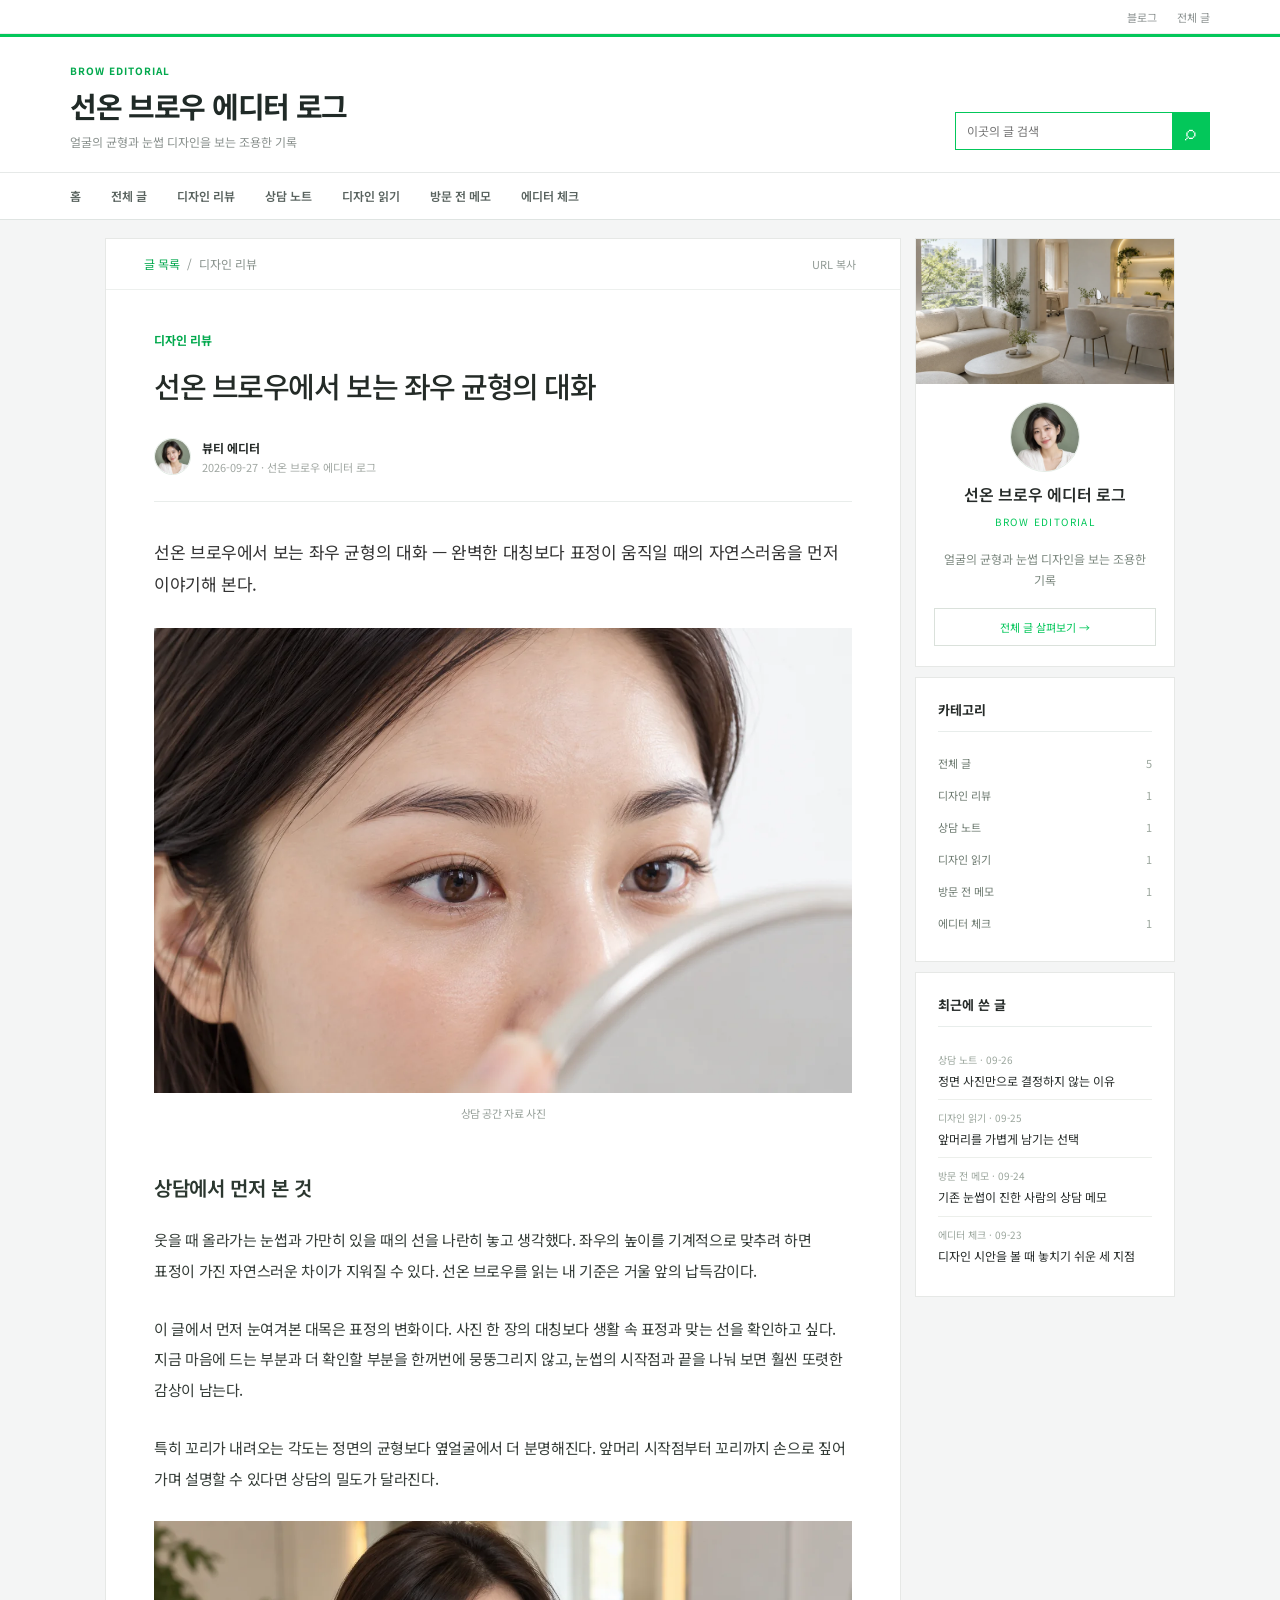
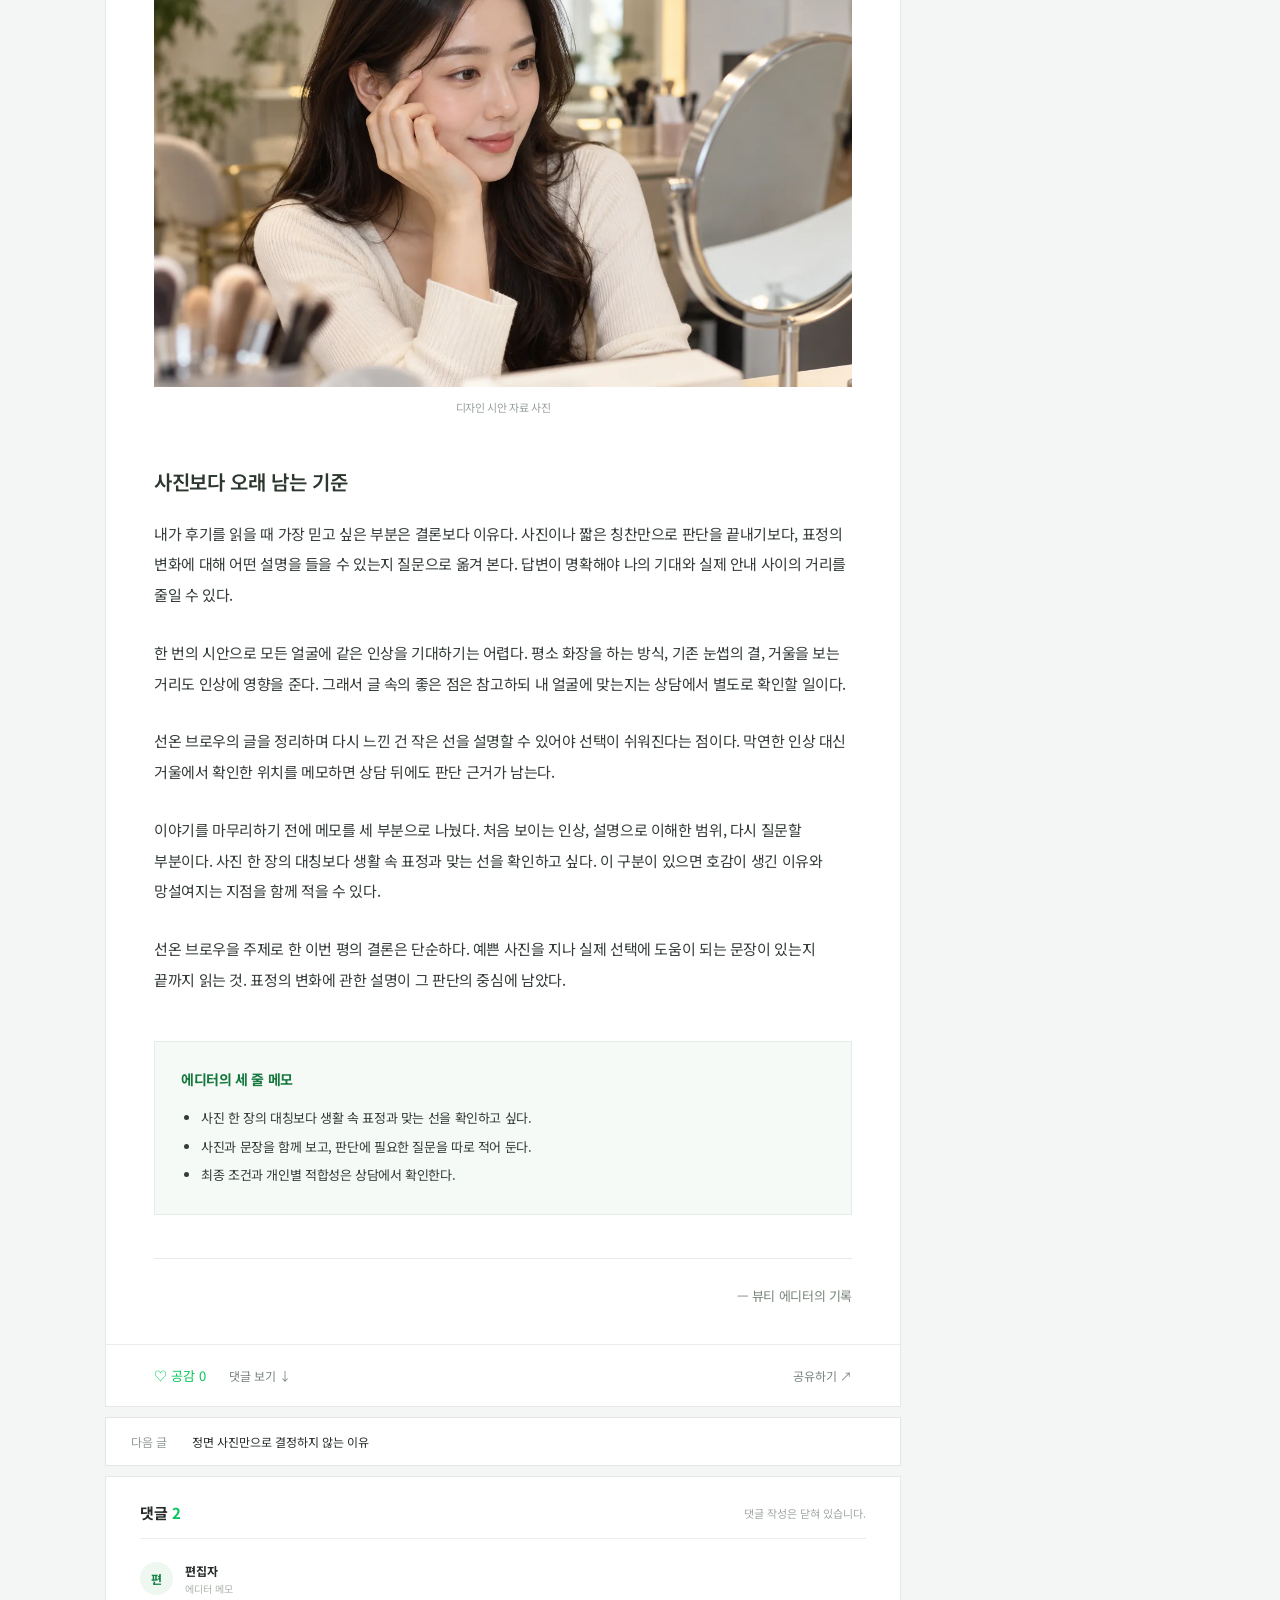
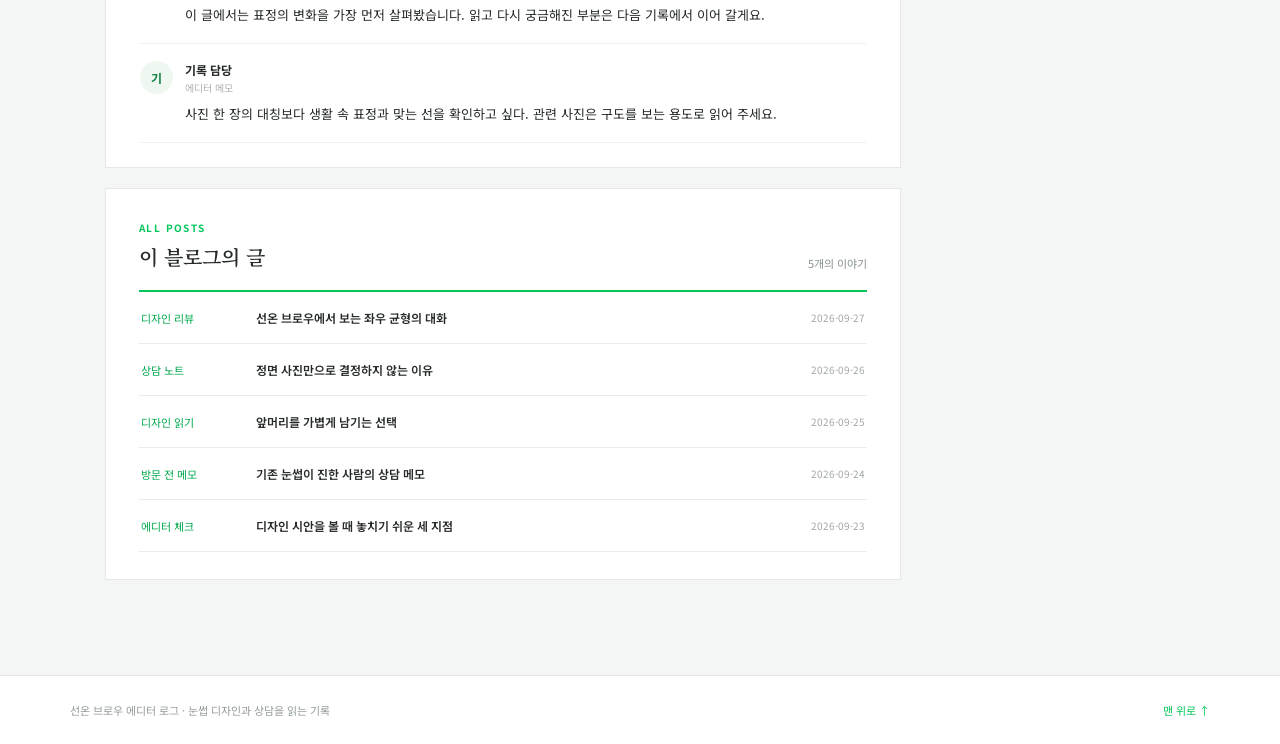
<file: index.html>
<!doctype html><html lang="ko"><head><meta charset="utf-8"><meta name="viewport" content="width=device-width,initial-scale=1"><meta name="description" content="완벽한 대칭보다 표정이 움직일 때의 자연스러움을 먼저 이야기해 본다."><meta name="theme-color" content="#03c75a"><title>선온 브로우에서 보는 좌우 균형의 대화 | 선온 브로우 에디터 로그</title><link rel="stylesheet" href="/assets/style.css"><script defer src="/assets/app.js"></script></head><body class="blog" style="--ink:#03c75a;--paper:#f1f8f3;--accent:#03c75a"><a class="skip" href="#main">본문으로 건너뛰기</a><div class="utility"><div><span>블로그</span><a href="/#archive">전체 글</a></div></div><header class="blog-header"><div class="brand"><a href="/" class="brand-kicker">BROW EDITORIAL</a><a href="/" class="brand-name">선온 브로우 에디터 로그</a><p>얼굴의 균형과 눈썹 디자인을 보는 조용한 기록</p></div><form class="site-search" action="/" method="get" role="search"><label class="sr-only" for="q">글 검색</label><input id="q" name="q" type="search" placeholder="이곳의 글 검색"><button aria-label="검색" type="submit">⌕</button></form></header><nav class="main-nav" aria-label="카테고리"><div class="nav-inner"><a href="/">홈</a><a href="/#archive">전체 글</a><a href="/?category=%EB%94%94%EC%9E%90%EC%9D%B8%20%EB%A6%AC%EB%B7%B0#archive">디자인 리뷰</a><a href="/?category=%EC%83%81%EB%8B%B4%20%EB%85%B8%ED%8A%B8#archive">상담 노트</a><a href="/?category=%EB%94%94%EC%9E%90%EC%9D%B8%20%EC%9D%BD%EA%B8%B0#archive">디자인 읽기</a><a href="/?category=%EB%B0%A9%EB%AC%B8%20%EC%A0%84%20%EB%A9%94%EB%AA%A8#archive">방문 전 메모</a><a href="/?category=%EC%97%90%EB%94%94%ED%84%B0%20%EC%B2%B4%ED%81%AC#archive">에디터 체크</a></div></nav><main id="main" class="blog-layout"><div class="main-column"><article class="post-card" data-post="editor-review"><div class="post-toolbar"><a href="/#archive">글 목록</a><span> / </span><span>디자인 리뷰</span><button type="button" class="copy-link">URL 복사</button></div><div class="post-heading"><span class="post-category">디자인 리뷰</span><h1>선온 브로우에서 보는 좌우 균형의 대화</h1><div class="byline"><img class="author-avatar author-avatar-img" src="/assets/images/profile.webp" alt="" width="37" height="37"><div><strong>뷰티 에디터</strong><time datetime="2026-09-27">2026-09-27 · 선온 브로우 에디터 로그</time></div></div></div><div class="post-content"><p>선온 브로우에서 보는 좌우 균형의 대화 — 완벽한 대칭보다 표정이 움직일 때의 자연스러움을 먼저 이야기해 본다.</p><figure><img class="post-photo" src="/assets/images/brows.webp" alt="디자인 리뷰 글을 위한 연출 사진" loading="lazy" width="1200" height="800"><figcaption>상담 공간 자료 사진</figcaption></figure><h2>상담에서 먼저 본 것</h2><p>웃을 때 올라가는 눈썹과 가만히 있을 때의 선을 나란히 놓고 생각했다. 좌우의 높이를 기계적으로 맞추려 하면 표정이 가진 자연스러운 차이가 지워질 수 있다. 선온 브로우를 읽는 내 기준은 거울 앞의 납득감이다.</p><p>이 글에서 먼저 눈여겨본 대목은 표정의 변화이다. 사진 한 장의 대칭보다 생활 속 표정과 맞는 선을 확인하고 싶다. 지금 마음에 드는 부분과 더 확인할 부분을 한꺼번에 뭉뚱그리지 않고, 눈썹의 시작점과 끝을 나눠 보면 훨씬 또렷한 감상이 남는다.</p><p>특히 꼬리가 내려오는 각도는 정면의 균형보다 옆얼굴에서 더 분명해진다. 앞머리 시작점부터 꼬리까지 손으로 짚어 가며 설명할 수 있다면 상담의 밀도가 달라진다.</p><figure><img class="post-photo" src="/assets/images/mirror.webp" alt="디자인 리뷰 글을 위한 연출 사진" loading="lazy" width="1200" height="800"><figcaption>디자인 시안 자료 사진</figcaption></figure><h2>사진보다 오래 남는 기준</h2><p>내가 후기를 읽을 때 가장 믿고 싶은 부분은 결론보다 이유다. 사진이나 짧은 칭찬만으로 판단을 끝내기보다, 표정의 변화에 대해 어떤 설명을 들을 수 있는지 질문으로 옮겨 본다. 답변이 명확해야 나의 기대와 실제 안내 사이의 거리를 줄일 수 있다.</p><p>한 번의 시안으로 모든 얼굴에 같은 인상을 기대하기는 어렵다. 평소 화장을 하는 방식, 기존 눈썹의 결, 거울을 보는 거리도 인상에 영향을 준다. 그래서 글 속의 좋은 점은 참고하되 내 얼굴에 맞는지는 상담에서 별도로 확인할 일이다.</p><p>선온 브로우의 글을 정리하며 다시 느낀 건 작은 선을 설명할 수 있어야 선택이 쉬워진다는 점이다. 막연한 인상 대신 거울에서 확인한 위치를 메모하면 상담 뒤에도 판단 근거가 남는다.</p><p>이야기를 마무리하기 전에 메모를 세 부분으로 나눴다. 처음 보이는 인상, 설명으로 이해한 범위, 다시 질문할 부분이다. 사진 한 장의 대칭보다 생활 속 표정과 맞는 선을 확인하고 싶다. 이 구분이 있으면 호감이 생긴 이유와 망설여지는 지점을 함께 적을 수 있다.</p><p>선온 브로우을 주제로 한 이번 평의 결론은 단순하다. 예쁜 사진을 지나 실제 선택에 도움이 되는 문장이 있는지 끝까지 읽는 것. 표정의 변화에 관한 설명이 그 판단의 중심에 남았다.</p><div class="editor-summary"><strong>에디터의 세 줄 메모</strong><ul><li>사진 한 장의 대칭보다 생활 속 표정과 맞는 선을 확인하고 싶다.</li><li>사진과 문장을 함께 보고, 판단에 필요한 질문을 따로 적어 둔다.</li><li>최종 조건과 개인별 적합성은 상담에서 확인한다.</li></ul></div><div class="post-signoff">— 뷰티 에디터의 기록</div></div><div class="post-actions"><button class="like-button" type="button" aria-pressed="false">♡ 공감 <span class="like-count">0</span></button><a href="#comments">댓글 보기 ↓</a><button class="copy-link" type="button">공유하기 ↗</button></div></article><div class="post-neighbors"><a href="/blog/design-notes/"><span>다음 글</span>정면 사진만으로 결정하지 않는 이유</a></div><section class="comments" id="comments"><div class="comments-title"><h2>댓글 <span>2</span></h2><span>댓글 작성은 닫혀 있습니다.</span></div><div class="comment-list"><div class="comment-item"><span class="comment-avatar">편</span><div><strong>편집자</strong><small>에디터 메모</small><p>이 글에서는 표정의 변화을 가장 먼저 살펴봤습니다. 읽고 다시 궁금해진 부분은 다음 기록에서 이어 갈게요.</p></div></div><div class="comment-item"><span class="comment-avatar">기</span><div><strong>기록 담당</strong><small>에디터 메모</small><p>사진 한 장의 대칭보다 생활 속 표정과 맞는 선을 확인하고 싶다. 관련 사진은 구도를 보는 용도로 읽어 주세요.</p></div></div></div></section><section class="archive" id="archive"><div class="archive-heading"><div><span>ALL POSTS</span><h2>이 블로그의 글</h2></div><strong>5개의 이야기</strong></div><ul class="archive-list"><li class="archive-row" data-category="디자인 리뷰" data-search="선온 브로우에서 보는 좌우 균형의 대화 완벽한 대칭보다 표정이 움직일 때의 자연스러움을 먼저 이야기해 본다. 디자인 리뷰"><span class="archive-category">디자인 리뷰</span><a href="/blog/editor-review/">선온 브로우에서 보는 좌우 균형의 대화</a><time datetime="2026-09-27">2026-09-27</time></li><li class="archive-row" data-category="상담 노트" data-search="정면 사진만으로 결정하지 않는 이유 빛과 각도가 달라지면 눈썹의 진하기도 다르게 보인다. 상담 노트"><span class="archive-category">상담 노트</span><a href="/blog/design-notes/">정면 사진만으로 결정하지 않는 이유</a><time datetime="2026-09-26">2026-09-26</time></li><li class="archive-row" data-category="디자인 읽기" data-search="앞머리를 가볍게 남기는 선택 눈썹 앞부분의 밀도가 전체 인상을 좌우할 수 있다. 디자인 읽기"><span class="archive-category">디자인 읽기</span><a href="/blog/before-visit/">앞머리를 가볍게 남기는 선택</a><time datetime="2026-09-25">2026-09-25</time></li><li class="archive-row" data-category="방문 전 메모" data-search="기존 눈썹이 진한 사람의 상담 메모 원래 눈썹의 방향과 양을 디자인에서 빼놓을 수 없다. 방문 전 메모"><span class="archive-category">방문 전 메모</span><a href="/blog/editor-check/">기존 눈썹이 진한 사람의 상담 메모</a><time datetime="2026-09-24">2026-09-24</time></li><li class="archive-row" data-category="에디터 체크" data-search="디자인 시안을 볼 때 놓치기 쉬운 세 지점 거울에서 눈썹 시작점, 산의 위치, 꼬리 방향을 차례로 살펴본다. 에디터 체크"><span class="archive-category">에디터 체크</span><a href="/blog/aftercare-notes/">디자인 시안을 볼 때 놓치기 쉬운 세 지점</a><time datetime="2026-09-23">2026-09-23</time></li></ul><p class="archive-empty" hidden>해당하는 글이 없습니다.</p></section></div><aside class="blog-aside" aria-label="블로그 정보"><section class="profile-panel"><img class="profile-photo" src="/assets/images/salon.webp" alt="상담 공간 사진" width="280" height="145"><img class="profile-avatar profile-avatar-img" src="/assets/images/profile.webp" alt="" width="70" height="70"><h2>선온 브로우 에디터 로그</h2><span class="profile-label">BROW EDITORIAL</span><p>얼굴의 균형과 눈썹 디자인을 보는 조용한 기록</p><a class="profile-link" href="/#archive">전체 글 살펴보기 →</a></section><section class="widget"><h2>카테고리</h2><a class="widget-link" href="/#archive">전체 글 <span>5</span></a><a class="widget-link" href="/?category=%EB%94%94%EC%9E%90%EC%9D%B8%20%EB%A6%AC%EB%B7%B0#archive">디자인 리뷰 <span>1</span></a><a class="widget-link" href="/?category=%EC%83%81%EB%8B%B4%20%EB%85%B8%ED%8A%B8#archive">상담 노트 <span>1</span></a><a class="widget-link" href="/?category=%EB%94%94%EC%9E%90%EC%9D%B8%20%EC%9D%BD%EA%B8%B0#archive">디자인 읽기 <span>1</span></a><a class="widget-link" href="/?category=%EB%B0%A9%EB%AC%B8%20%EC%A0%84%20%EB%A9%94%EB%AA%A8#archive">방문 전 메모 <span>1</span></a><a class="widget-link" href="/?category=%EC%97%90%EB%94%94%ED%84%B0%20%EC%B2%B4%ED%81%AC#archive">에디터 체크 <span>1</span></a></section><section class="widget"><h2>최근에 쓴 글</h2><ol class="recent-list"><li><a href="/blog/design-notes/"><small>상담 노트 · 09-26</small><span>정면 사진만으로 결정하지 않는 이유</span></a></li><li><a href="/blog/before-visit/"><small>디자인 읽기 · 09-25</small><span>앞머리를 가볍게 남기는 선택</span></a></li><li><a href="/blog/editor-check/"><small>방문 전 메모 · 09-24</small><span>기존 눈썹이 진한 사람의 상담 메모</span></a></li><li><a href="/blog/aftercare-notes/"><small>에디터 체크 · 09-23</small><span>디자인 시안을 볼 때 놓치기 쉬운 세 지점</span></a></li></ol></section></aside></main><footer class="footer"><span>선온 브로우 에디터 로그 · 눈썹 디자인과 상담을 읽는 기록</span><a href="/">맨 위로 ↑</a></footer></body></html>
</file>
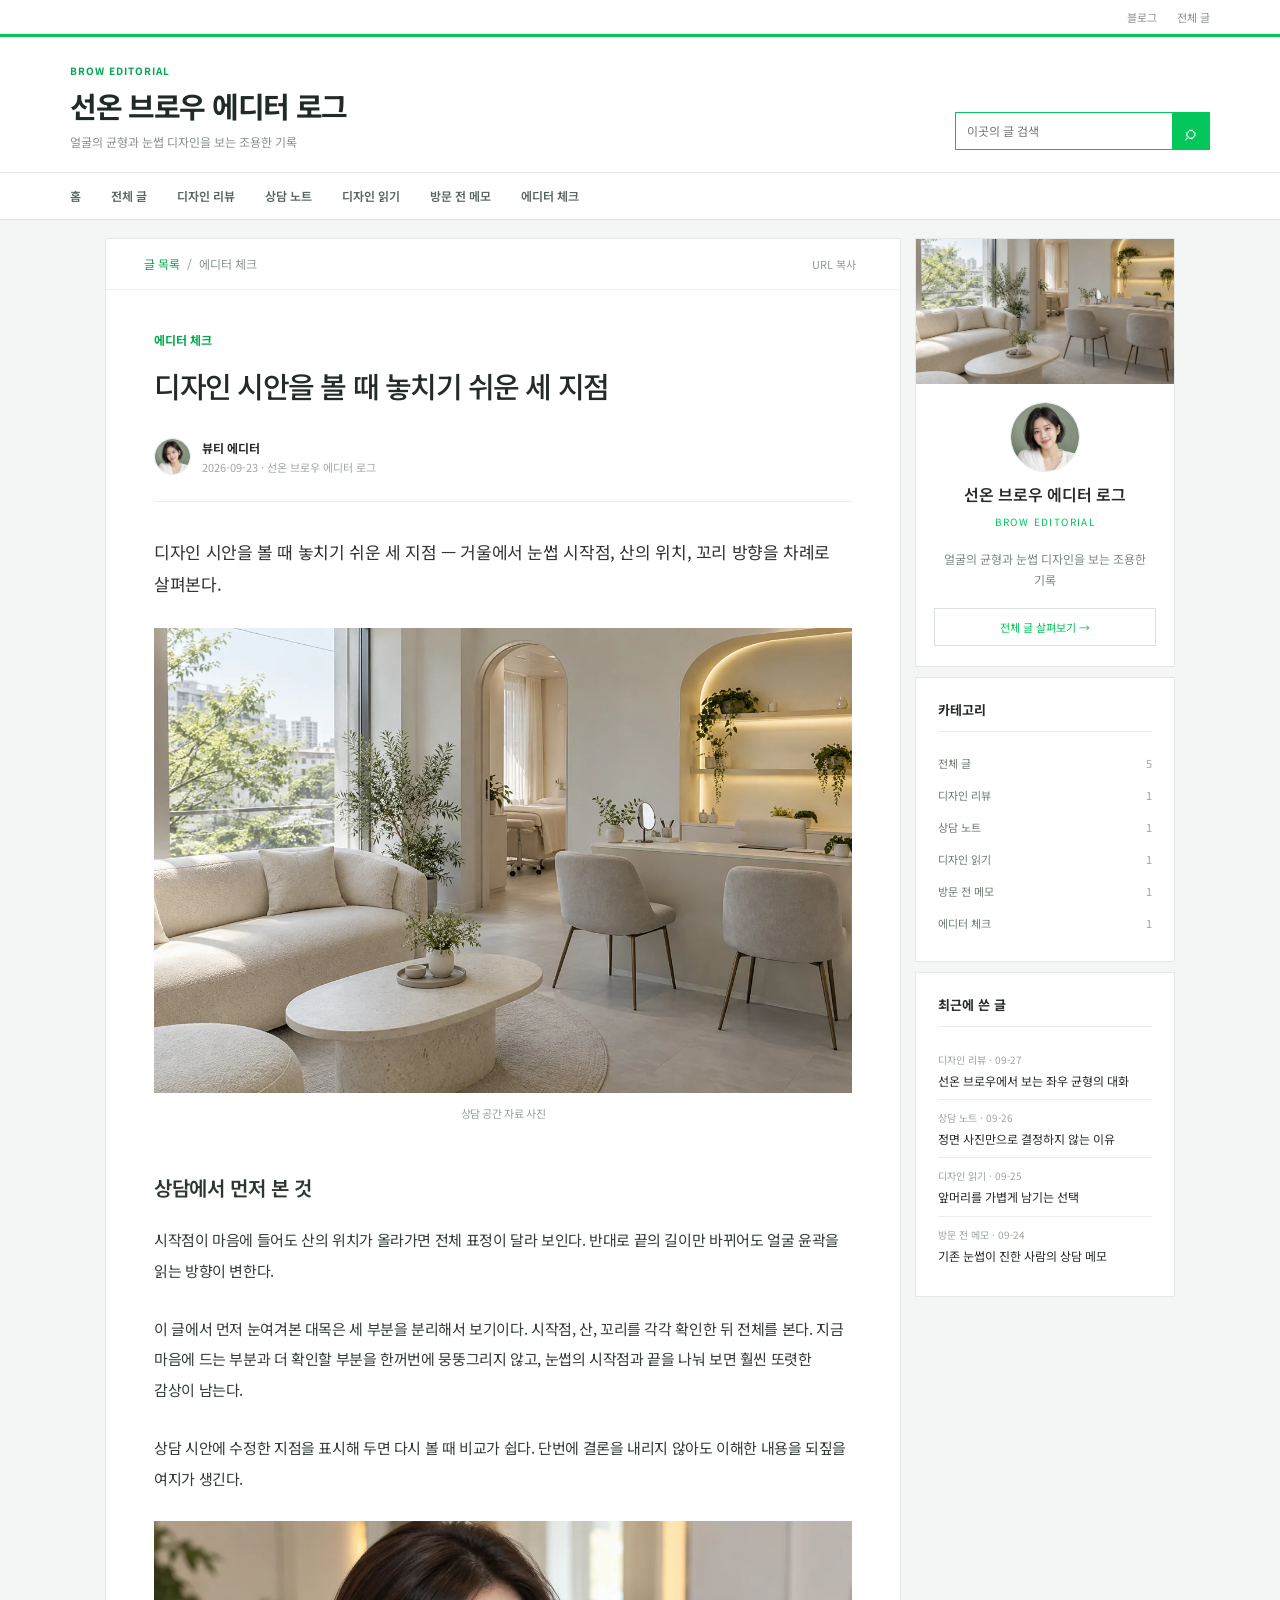
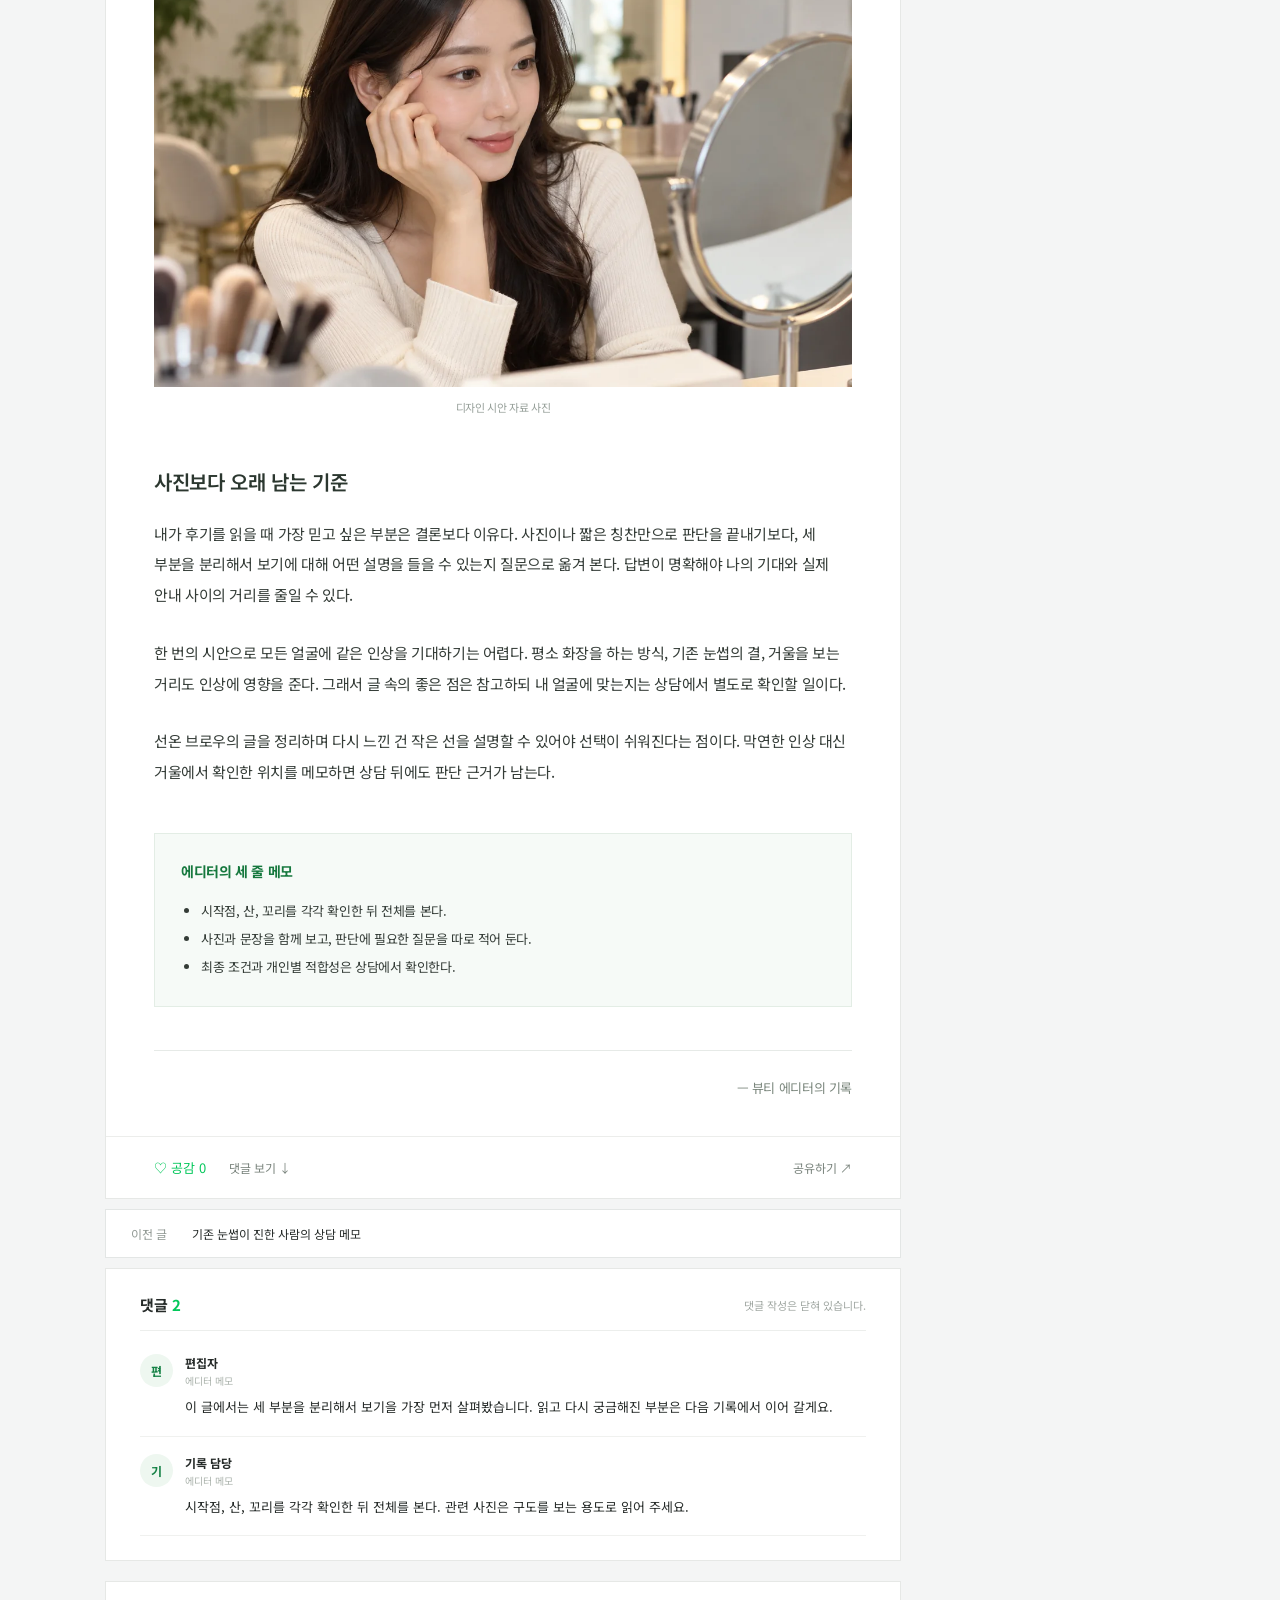
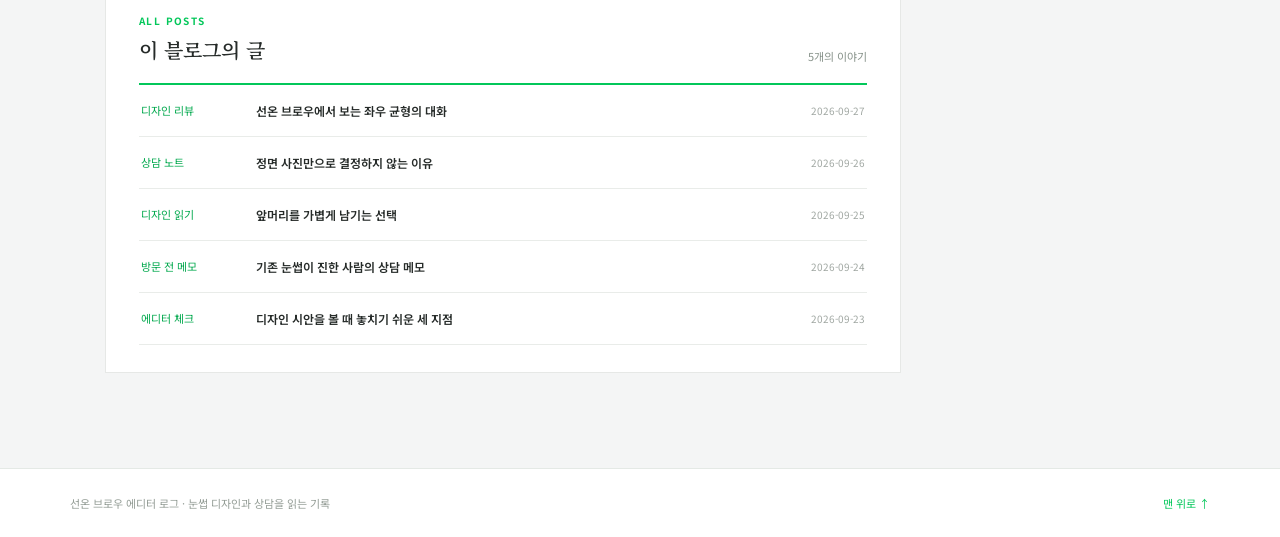
<file: blog/aftercare-notes/index.html>
<!doctype html><html lang="ko"><head><meta charset="utf-8"><meta name="viewport" content="width=device-width,initial-scale=1"><meta name="description" content="거울에서 눈썹 시작점, 산의 위치, 꼬리 방향을 차례로 살펴본다."><meta name="theme-color" content="#03c75a"><title>디자인 시안을 볼 때 놓치기 쉬운 세 지점 | 선온 브로우 에디터 로그</title><link rel="stylesheet" href="/assets/style.css"><script defer src="/assets/app.js"></script></head><body class="blog" style="--ink:#03c75a;--paper:#f1f8f3;--accent:#03c75a"><a class="skip" href="#main">본문으로 건너뛰기</a><div class="utility"><div><span>블로그</span><a href="/#archive">전체 글</a></div></div><header class="blog-header"><div class="brand"><a href="/" class="brand-kicker">BROW EDITORIAL</a><a href="/" class="brand-name">선온 브로우 에디터 로그</a><p>얼굴의 균형과 눈썹 디자인을 보는 조용한 기록</p></div><form class="site-search" action="/" method="get" role="search"><label class="sr-only" for="q">글 검색</label><input id="q" name="q" type="search" placeholder="이곳의 글 검색"><button aria-label="검색" type="submit">⌕</button></form></header><nav class="main-nav" aria-label="카테고리"><div class="nav-inner"><a href="/">홈</a><a href="/#archive">전체 글</a><a href="/?category=%EB%94%94%EC%9E%90%EC%9D%B8%20%EB%A6%AC%EB%B7%B0#archive">디자인 리뷰</a><a href="/?category=%EC%83%81%EB%8B%B4%20%EB%85%B8%ED%8A%B8#archive">상담 노트</a><a href="/?category=%EB%94%94%EC%9E%90%EC%9D%B8%20%EC%9D%BD%EA%B8%B0#archive">디자인 읽기</a><a href="/?category=%EB%B0%A9%EB%AC%B8%20%EC%A0%84%20%EB%A9%94%EB%AA%A8#archive">방문 전 메모</a><a href="/?category=%EC%97%90%EB%94%94%ED%84%B0%20%EC%B2%B4%ED%81%AC#archive">에디터 체크</a></div></nav><main id="main" class="blog-layout"><div class="main-column"><article class="post-card" data-post="aftercare-notes"><div class="post-toolbar"><a href="/#archive">글 목록</a><span> / </span><span>에디터 체크</span><button type="button" class="copy-link">URL 복사</button></div><div class="post-heading"><span class="post-category">에디터 체크</span><h1>디자인 시안을 볼 때 놓치기 쉬운 세 지점</h1><div class="byline"><img class="author-avatar author-avatar-img" src="/assets/images/profile.webp" alt="" width="37" height="37"><div><strong>뷰티 에디터</strong><time datetime="2026-09-23">2026-09-23 · 선온 브로우 에디터 로그</time></div></div></div><div class="post-content"><p>디자인 시안을 볼 때 놓치기 쉬운 세 지점 — 거울에서 눈썹 시작점, 산의 위치, 꼬리 방향을 차례로 살펴본다.</p><figure><img class="post-photo" src="/assets/images/salon.webp" alt="에디터 체크 글을 위한 연출 사진" loading="lazy" width="1200" height="800"><figcaption>상담 공간 자료 사진</figcaption></figure><h2>상담에서 먼저 본 것</h2><p>시작점이 마음에 들어도 산의 위치가 올라가면 전체 표정이 달라 보인다. 반대로 끝의 길이만 바뀌어도 얼굴 윤곽을 읽는 방향이 변한다.</p><p>이 글에서 먼저 눈여겨본 대목은 세 부분을 분리해서 보기이다. 시작점, 산, 꼬리를 각각 확인한 뒤 전체를 본다. 지금 마음에 드는 부분과 더 확인할 부분을 한꺼번에 뭉뚱그리지 않고, 눈썹의 시작점과 끝을 나눠 보면 훨씬 또렷한 감상이 남는다.</p><p>상담 시안에 수정한 지점을 표시해 두면 다시 볼 때 비교가 쉽다. 단번에 결론을 내리지 않아도 이해한 내용을 되짚을 여지가 생긴다.</p><figure><img class="post-photo" src="/assets/images/mirror.webp" alt="에디터 체크 글을 위한 연출 사진" loading="lazy" width="1200" height="800"><figcaption>디자인 시안 자료 사진</figcaption></figure><h2>사진보다 오래 남는 기준</h2><p>내가 후기를 읽을 때 가장 믿고 싶은 부분은 결론보다 이유다. 사진이나 짧은 칭찬만으로 판단을 끝내기보다, 세 부분을 분리해서 보기에 대해 어떤 설명을 들을 수 있는지 질문으로 옮겨 본다. 답변이 명확해야 나의 기대와 실제 안내 사이의 거리를 줄일 수 있다.</p><p>한 번의 시안으로 모든 얼굴에 같은 인상을 기대하기는 어렵다. 평소 화장을 하는 방식, 기존 눈썹의 결, 거울을 보는 거리도 인상에 영향을 준다. 그래서 글 속의 좋은 점은 참고하되 내 얼굴에 맞는지는 상담에서 별도로 확인할 일이다.</p><p>선온 브로우의 글을 정리하며 다시 느낀 건 작은 선을 설명할 수 있어야 선택이 쉬워진다는 점이다. 막연한 인상 대신 거울에서 확인한 위치를 메모하면 상담 뒤에도 판단 근거가 남는다.</p><div class="editor-summary"><strong>에디터의 세 줄 메모</strong><ul><li>시작점, 산, 꼬리를 각각 확인한 뒤 전체를 본다.</li><li>사진과 문장을 함께 보고, 판단에 필요한 질문을 따로 적어 둔다.</li><li>최종 조건과 개인별 적합성은 상담에서 확인한다.</li></ul></div><div class="post-signoff">— 뷰티 에디터의 기록</div></div><div class="post-actions"><button class="like-button" type="button" aria-pressed="false">♡ 공감 <span class="like-count">0</span></button><a href="#comments">댓글 보기 ↓</a><button class="copy-link" type="button">공유하기 ↗</button></div></article><div class="post-neighbors"><a href="/blog/editor-check/"><span>이전 글</span>기존 눈썹이 진한 사람의 상담 메모</a></div><section class="comments" id="comments"><div class="comments-title"><h2>댓글 <span>2</span></h2><span>댓글 작성은 닫혀 있습니다.</span></div><div class="comment-list"><div class="comment-item"><span class="comment-avatar">편</span><div><strong>편집자</strong><small>에디터 메모</small><p>이 글에서는 세 부분을 분리해서 보기을 가장 먼저 살펴봤습니다. 읽고 다시 궁금해진 부분은 다음 기록에서 이어 갈게요.</p></div></div><div class="comment-item"><span class="comment-avatar">기</span><div><strong>기록 담당</strong><small>에디터 메모</small><p>시작점, 산, 꼬리를 각각 확인한 뒤 전체를 본다. 관련 사진은 구도를 보는 용도로 읽어 주세요.</p></div></div></div></section><section class="archive" id="archive"><div class="archive-heading"><div><span>ALL POSTS</span><h2>이 블로그의 글</h2></div><strong>5개의 이야기</strong></div><ul class="archive-list"><li class="archive-row" data-category="디자인 리뷰" data-search="선온 브로우에서 보는 좌우 균형의 대화 완벽한 대칭보다 표정이 움직일 때의 자연스러움을 먼저 이야기해 본다. 디자인 리뷰"><span class="archive-category">디자인 리뷰</span><a href="/blog/editor-review/">선온 브로우에서 보는 좌우 균형의 대화</a><time datetime="2026-09-27">2026-09-27</time></li><li class="archive-row" data-category="상담 노트" data-search="정면 사진만으로 결정하지 않는 이유 빛과 각도가 달라지면 눈썹의 진하기도 다르게 보인다. 상담 노트"><span class="archive-category">상담 노트</span><a href="/blog/design-notes/">정면 사진만으로 결정하지 않는 이유</a><time datetime="2026-09-26">2026-09-26</time></li><li class="archive-row" data-category="디자인 읽기" data-search="앞머리를 가볍게 남기는 선택 눈썹 앞부분의 밀도가 전체 인상을 좌우할 수 있다. 디자인 읽기"><span class="archive-category">디자인 읽기</span><a href="/blog/before-visit/">앞머리를 가볍게 남기는 선택</a><time datetime="2026-09-25">2026-09-25</time></li><li class="archive-row" data-category="방문 전 메모" data-search="기존 눈썹이 진한 사람의 상담 메모 원래 눈썹의 방향과 양을 디자인에서 빼놓을 수 없다. 방문 전 메모"><span class="archive-category">방문 전 메모</span><a href="/blog/editor-check/">기존 눈썹이 진한 사람의 상담 메모</a><time datetime="2026-09-24">2026-09-24</time></li><li class="archive-row" data-category="에디터 체크" data-search="디자인 시안을 볼 때 놓치기 쉬운 세 지점 거울에서 눈썹 시작점, 산의 위치, 꼬리 방향을 차례로 살펴본다. 에디터 체크"><span class="archive-category">에디터 체크</span><a href="/blog/aftercare-notes/">디자인 시안을 볼 때 놓치기 쉬운 세 지점</a><time datetime="2026-09-23">2026-09-23</time></li></ul><p class="archive-empty" hidden>해당하는 글이 없습니다.</p></section></div><aside class="blog-aside" aria-label="블로그 정보"><section class="profile-panel"><img class="profile-photo" src="/assets/images/salon.webp" alt="상담 공간 사진" width="280" height="145"><img class="profile-avatar profile-avatar-img" src="/assets/images/profile.webp" alt="" width="70" height="70"><h2>선온 브로우 에디터 로그</h2><span class="profile-label">BROW EDITORIAL</span><p>얼굴의 균형과 눈썹 디자인을 보는 조용한 기록</p><a class="profile-link" href="/#archive">전체 글 살펴보기 →</a></section><section class="widget"><h2>카테고리</h2><a class="widget-link" href="/#archive">전체 글 <span>5</span></a><a class="widget-link" href="/?category=%EB%94%94%EC%9E%90%EC%9D%B8%20%EB%A6%AC%EB%B7%B0#archive">디자인 리뷰 <span>1</span></a><a class="widget-link" href="/?category=%EC%83%81%EB%8B%B4%20%EB%85%B8%ED%8A%B8#archive">상담 노트 <span>1</span></a><a class="widget-link" href="/?category=%EB%94%94%EC%9E%90%EC%9D%B8%20%EC%9D%BD%EA%B8%B0#archive">디자인 읽기 <span>1</span></a><a class="widget-link" href="/?category=%EB%B0%A9%EB%AC%B8%20%EC%A0%84%20%EB%A9%94%EB%AA%A8#archive">방문 전 메모 <span>1</span></a><a class="widget-link" href="/?category=%EC%97%90%EB%94%94%ED%84%B0%20%EC%B2%B4%ED%81%AC#archive">에디터 체크 <span>1</span></a></section><section class="widget"><h2>최근에 쓴 글</h2><ol class="recent-list"><li><a href="/blog/editor-review/"><small>디자인 리뷰 · 09-27</small><span>선온 브로우에서 보는 좌우 균형의 대화</span></a></li><li><a href="/blog/design-notes/"><small>상담 노트 · 09-26</small><span>정면 사진만으로 결정하지 않는 이유</span></a></li><li><a href="/blog/before-visit/"><small>디자인 읽기 · 09-25</small><span>앞머리를 가볍게 남기는 선택</span></a></li><li><a href="/blog/editor-check/"><small>방문 전 메모 · 09-24</small><span>기존 눈썹이 진한 사람의 상담 메모</span></a></li></ol></section></aside></main><footer class="footer"><span>선온 브로우 에디터 로그 · 눈썹 디자인과 상담을 읽는 기록</span><a href="/">맨 위로 ↑</a></footer></body></html>
</file>
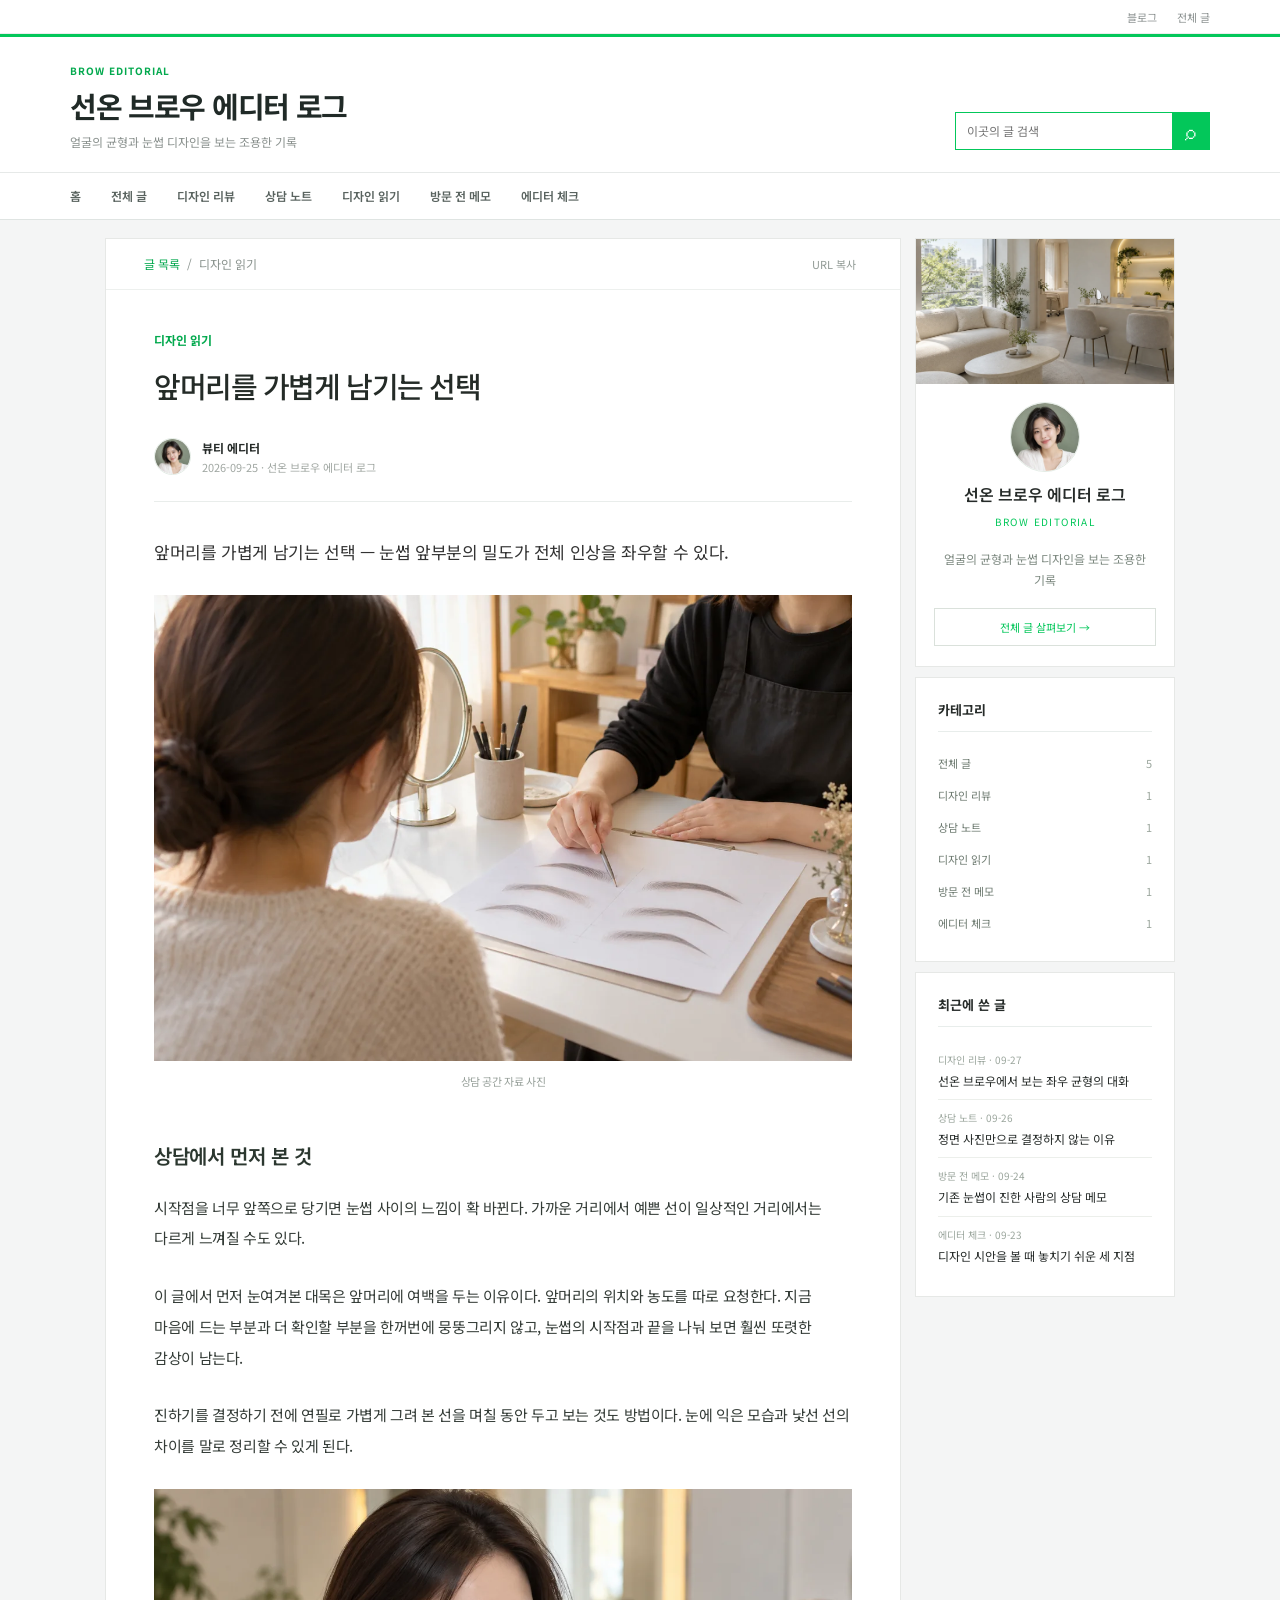
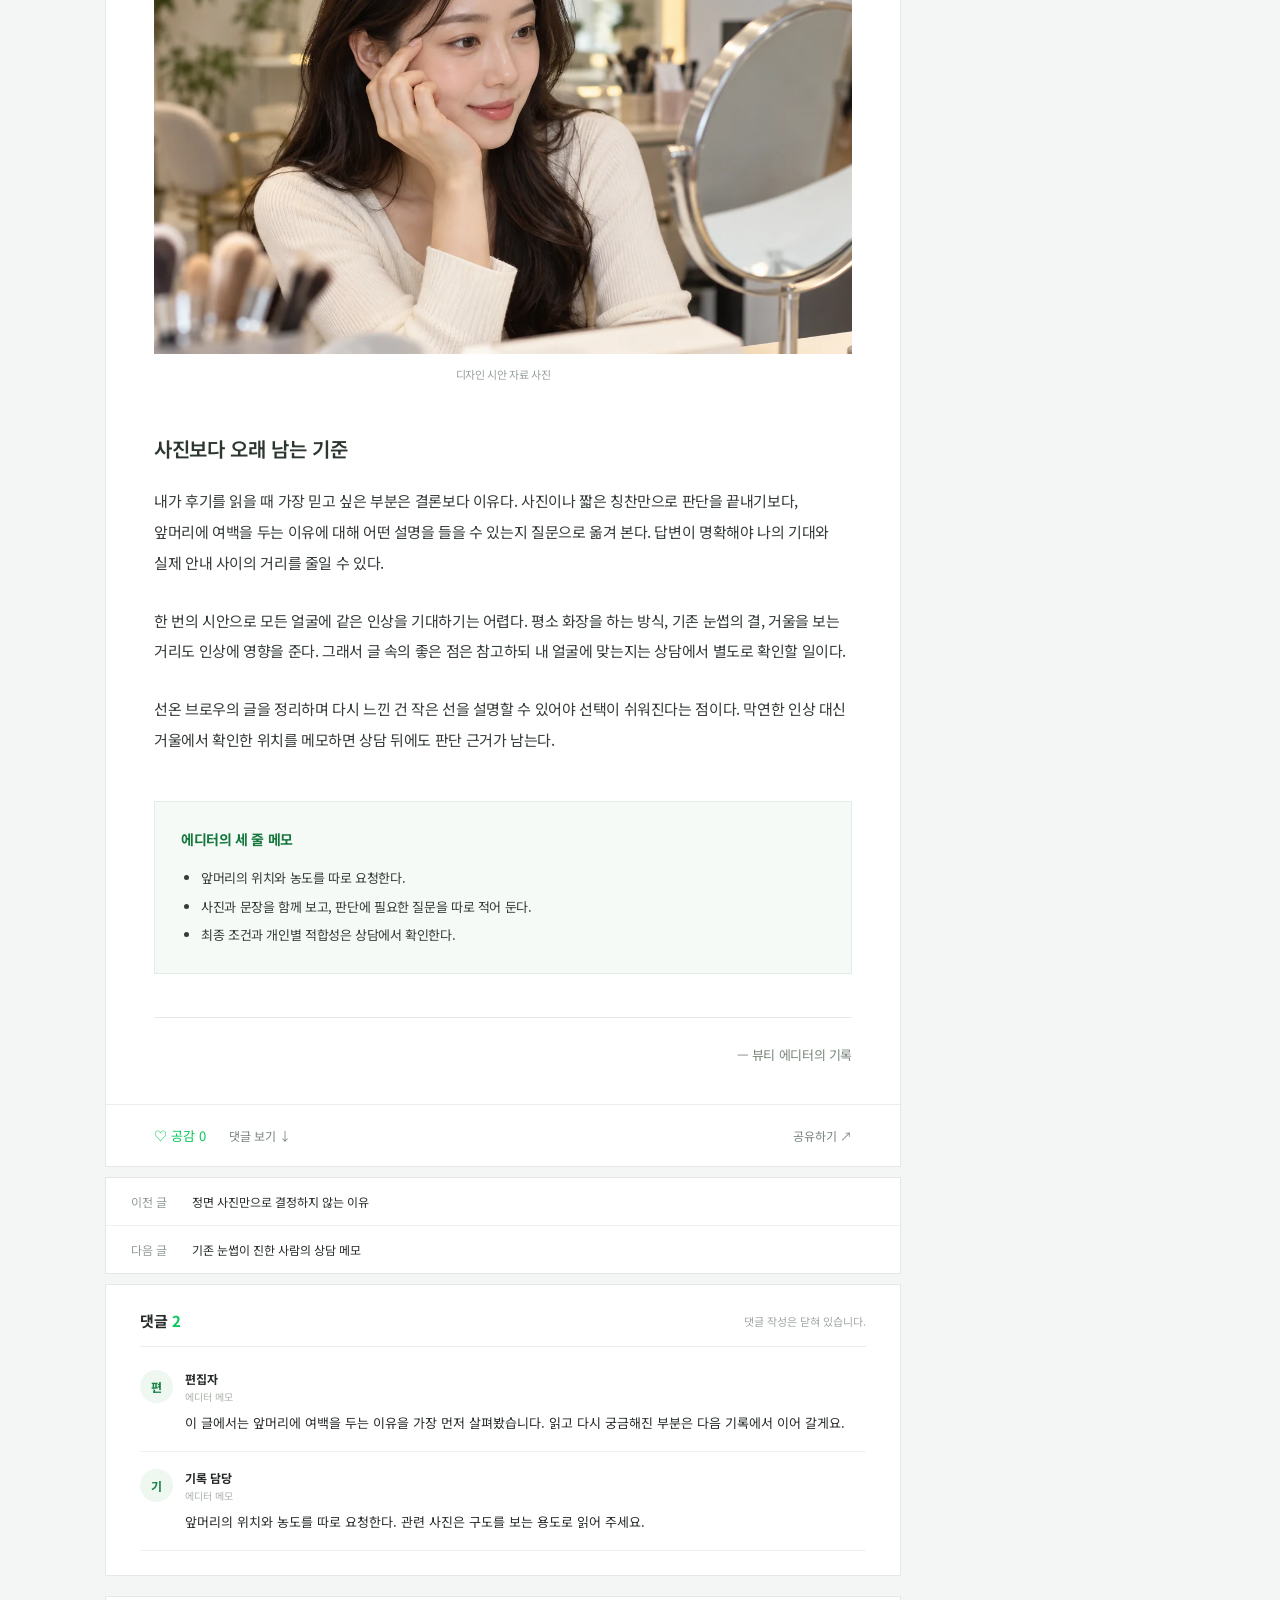
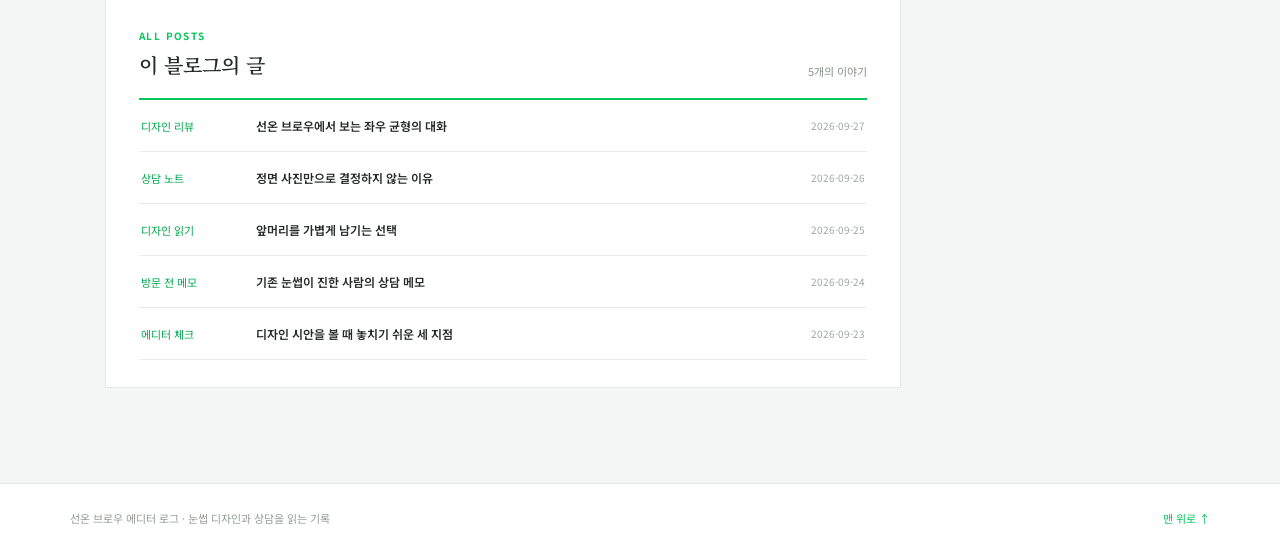
<file: blog/before-visit/index.html>
<!doctype html><html lang="ko"><head><meta charset="utf-8"><meta name="viewport" content="width=device-width,initial-scale=1"><meta name="description" content="눈썹 앞부분의 밀도가 전체 인상을 좌우할 수 있다."><meta name="theme-color" content="#03c75a"><title>앞머리를 가볍게 남기는 선택 | 선온 브로우 에디터 로그</title><link rel="stylesheet" href="/assets/style.css"><script defer src="/assets/app.js"></script></head><body class="blog" style="--ink:#03c75a;--paper:#f1f8f3;--accent:#03c75a"><a class="skip" href="#main">본문으로 건너뛰기</a><div class="utility"><div><span>블로그</span><a href="/#archive">전체 글</a></div></div><header class="blog-header"><div class="brand"><a href="/" class="brand-kicker">BROW EDITORIAL</a><a href="/" class="brand-name">선온 브로우 에디터 로그</a><p>얼굴의 균형과 눈썹 디자인을 보는 조용한 기록</p></div><form class="site-search" action="/" method="get" role="search"><label class="sr-only" for="q">글 검색</label><input id="q" name="q" type="search" placeholder="이곳의 글 검색"><button aria-label="검색" type="submit">⌕</button></form></header><nav class="main-nav" aria-label="카테고리"><div class="nav-inner"><a href="/">홈</a><a href="/#archive">전체 글</a><a href="/?category=%EB%94%94%EC%9E%90%EC%9D%B8%20%EB%A6%AC%EB%B7%B0#archive">디자인 리뷰</a><a href="/?category=%EC%83%81%EB%8B%B4%20%EB%85%B8%ED%8A%B8#archive">상담 노트</a><a href="/?category=%EB%94%94%EC%9E%90%EC%9D%B8%20%EC%9D%BD%EA%B8%B0#archive">디자인 읽기</a><a href="/?category=%EB%B0%A9%EB%AC%B8%20%EC%A0%84%20%EB%A9%94%EB%AA%A8#archive">방문 전 메모</a><a href="/?category=%EC%97%90%EB%94%94%ED%84%B0%20%EC%B2%B4%ED%81%AC#archive">에디터 체크</a></div></nav><main id="main" class="blog-layout"><div class="main-column"><article class="post-card" data-post="before-visit"><div class="post-toolbar"><a href="/#archive">글 목록</a><span> / </span><span>디자인 읽기</span><button type="button" class="copy-link">URL 복사</button></div><div class="post-heading"><span class="post-category">디자인 읽기</span><h1>앞머리를 가볍게 남기는 선택</h1><div class="byline"><img class="author-avatar author-avatar-img" src="/assets/images/profile.webp" alt="" width="37" height="37"><div><strong>뷰티 에디터</strong><time datetime="2026-09-25">2026-09-25 · 선온 브로우 에디터 로그</time></div></div></div><div class="post-content"><p>앞머리를 가볍게 남기는 선택 — 눈썹 앞부분의 밀도가 전체 인상을 좌우할 수 있다.</p><figure><img class="post-photo" src="/assets/images/design.webp" alt="디자인 읽기 글을 위한 연출 사진" loading="lazy" width="1200" height="800"><figcaption>상담 공간 자료 사진</figcaption></figure><h2>상담에서 먼저 본 것</h2><p>시작점을 너무 앞쪽으로 당기면 눈썹 사이의 느낌이 확 바뀐다. 가까운 거리에서 예쁜 선이 일상적인 거리에서는 다르게 느껴질 수도 있다.</p><p>이 글에서 먼저 눈여겨본 대목은 앞머리에 여백을 두는 이유이다. 앞머리의 위치와 농도를 따로 요청한다. 지금 마음에 드는 부분과 더 확인할 부분을 한꺼번에 뭉뚱그리지 않고, 눈썹의 시작점과 끝을 나눠 보면 훨씬 또렷한 감상이 남는다.</p><p>진하기를 결정하기 전에 연필로 가볍게 그려 본 선을 며칠 동안 두고 보는 것도 방법이다. 눈에 익은 모습과 낯선 선의 차이를 말로 정리할 수 있게 된다.</p><figure><img class="post-photo" src="/assets/images/mirror.webp" alt="디자인 읽기 글을 위한 연출 사진" loading="lazy" width="1200" height="800"><figcaption>디자인 시안 자료 사진</figcaption></figure><h2>사진보다 오래 남는 기준</h2><p>내가 후기를 읽을 때 가장 믿고 싶은 부분은 결론보다 이유다. 사진이나 짧은 칭찬만으로 판단을 끝내기보다, 앞머리에 여백을 두는 이유에 대해 어떤 설명을 들을 수 있는지 질문으로 옮겨 본다. 답변이 명확해야 나의 기대와 실제 안내 사이의 거리를 줄일 수 있다.</p><p>한 번의 시안으로 모든 얼굴에 같은 인상을 기대하기는 어렵다. 평소 화장을 하는 방식, 기존 눈썹의 결, 거울을 보는 거리도 인상에 영향을 준다. 그래서 글 속의 좋은 점은 참고하되 내 얼굴에 맞는지는 상담에서 별도로 확인할 일이다.</p><p>선온 브로우의 글을 정리하며 다시 느낀 건 작은 선을 설명할 수 있어야 선택이 쉬워진다는 점이다. 막연한 인상 대신 거울에서 확인한 위치를 메모하면 상담 뒤에도 판단 근거가 남는다.</p><div class="editor-summary"><strong>에디터의 세 줄 메모</strong><ul><li>앞머리의 위치와 농도를 따로 요청한다.</li><li>사진과 문장을 함께 보고, 판단에 필요한 질문을 따로 적어 둔다.</li><li>최종 조건과 개인별 적합성은 상담에서 확인한다.</li></ul></div><div class="post-signoff">— 뷰티 에디터의 기록</div></div><div class="post-actions"><button class="like-button" type="button" aria-pressed="false">♡ 공감 <span class="like-count">0</span></button><a href="#comments">댓글 보기 ↓</a><button class="copy-link" type="button">공유하기 ↗</button></div></article><div class="post-neighbors"><a href="/blog/design-notes/"><span>이전 글</span>정면 사진만으로 결정하지 않는 이유</a><a href="/blog/editor-check/"><span>다음 글</span>기존 눈썹이 진한 사람의 상담 메모</a></div><section class="comments" id="comments"><div class="comments-title"><h2>댓글 <span>2</span></h2><span>댓글 작성은 닫혀 있습니다.</span></div><div class="comment-list"><div class="comment-item"><span class="comment-avatar">편</span><div><strong>편집자</strong><small>에디터 메모</small><p>이 글에서는 앞머리에 여백을 두는 이유을 가장 먼저 살펴봤습니다. 읽고 다시 궁금해진 부분은 다음 기록에서 이어 갈게요.</p></div></div><div class="comment-item"><span class="comment-avatar">기</span><div><strong>기록 담당</strong><small>에디터 메모</small><p>앞머리의 위치와 농도를 따로 요청한다. 관련 사진은 구도를 보는 용도로 읽어 주세요.</p></div></div></div></section><section class="archive" id="archive"><div class="archive-heading"><div><span>ALL POSTS</span><h2>이 블로그의 글</h2></div><strong>5개의 이야기</strong></div><ul class="archive-list"><li class="archive-row" data-category="디자인 리뷰" data-search="선온 브로우에서 보는 좌우 균형의 대화 완벽한 대칭보다 표정이 움직일 때의 자연스러움을 먼저 이야기해 본다. 디자인 리뷰"><span class="archive-category">디자인 리뷰</span><a href="/blog/editor-review/">선온 브로우에서 보는 좌우 균형의 대화</a><time datetime="2026-09-27">2026-09-27</time></li><li class="archive-row" data-category="상담 노트" data-search="정면 사진만으로 결정하지 않는 이유 빛과 각도가 달라지면 눈썹의 진하기도 다르게 보인다. 상담 노트"><span class="archive-category">상담 노트</span><a href="/blog/design-notes/">정면 사진만으로 결정하지 않는 이유</a><time datetime="2026-09-26">2026-09-26</time></li><li class="archive-row" data-category="디자인 읽기" data-search="앞머리를 가볍게 남기는 선택 눈썹 앞부분의 밀도가 전체 인상을 좌우할 수 있다. 디자인 읽기"><span class="archive-category">디자인 읽기</span><a href="/blog/before-visit/">앞머리를 가볍게 남기는 선택</a><time datetime="2026-09-25">2026-09-25</time></li><li class="archive-row" data-category="방문 전 메모" data-search="기존 눈썹이 진한 사람의 상담 메모 원래 눈썹의 방향과 양을 디자인에서 빼놓을 수 없다. 방문 전 메모"><span class="archive-category">방문 전 메모</span><a href="/blog/editor-check/">기존 눈썹이 진한 사람의 상담 메모</a><time datetime="2026-09-24">2026-09-24</time></li><li class="archive-row" data-category="에디터 체크" data-search="디자인 시안을 볼 때 놓치기 쉬운 세 지점 거울에서 눈썹 시작점, 산의 위치, 꼬리 방향을 차례로 살펴본다. 에디터 체크"><span class="archive-category">에디터 체크</span><a href="/blog/aftercare-notes/">디자인 시안을 볼 때 놓치기 쉬운 세 지점</a><time datetime="2026-09-23">2026-09-23</time></li></ul><p class="archive-empty" hidden>해당하는 글이 없습니다.</p></section></div><aside class="blog-aside" aria-label="블로그 정보"><section class="profile-panel"><img class="profile-photo" src="/assets/images/salon.webp" alt="상담 공간 사진" width="280" height="145"><img class="profile-avatar profile-avatar-img" src="/assets/images/profile.webp" alt="" width="70" height="70"><h2>선온 브로우 에디터 로그</h2><span class="profile-label">BROW EDITORIAL</span><p>얼굴의 균형과 눈썹 디자인을 보는 조용한 기록</p><a class="profile-link" href="/#archive">전체 글 살펴보기 →</a></section><section class="widget"><h2>카테고리</h2><a class="widget-link" href="/#archive">전체 글 <span>5</span></a><a class="widget-link" href="/?category=%EB%94%94%EC%9E%90%EC%9D%B8%20%EB%A6%AC%EB%B7%B0#archive">디자인 리뷰 <span>1</span></a><a class="widget-link" href="/?category=%EC%83%81%EB%8B%B4%20%EB%85%B8%ED%8A%B8#archive">상담 노트 <span>1</span></a><a class="widget-link" href="/?category=%EB%94%94%EC%9E%90%EC%9D%B8%20%EC%9D%BD%EA%B8%B0#archive">디자인 읽기 <span>1</span></a><a class="widget-link" href="/?category=%EB%B0%A9%EB%AC%B8%20%EC%A0%84%20%EB%A9%94%EB%AA%A8#archive">방문 전 메모 <span>1</span></a><a class="widget-link" href="/?category=%EC%97%90%EB%94%94%ED%84%B0%20%EC%B2%B4%ED%81%AC#archive">에디터 체크 <span>1</span></a></section><section class="widget"><h2>최근에 쓴 글</h2><ol class="recent-list"><li><a href="/blog/editor-review/"><small>디자인 리뷰 · 09-27</small><span>선온 브로우에서 보는 좌우 균형의 대화</span></a></li><li><a href="/blog/design-notes/"><small>상담 노트 · 09-26</small><span>정면 사진만으로 결정하지 않는 이유</span></a></li><li><a href="/blog/editor-check/"><small>방문 전 메모 · 09-24</small><span>기존 눈썹이 진한 사람의 상담 메모</span></a></li><li><a href="/blog/aftercare-notes/"><small>에디터 체크 · 09-23</small><span>디자인 시안을 볼 때 놓치기 쉬운 세 지점</span></a></li></ol></section></aside></main><footer class="footer"><span>선온 브로우 에디터 로그 · 눈썹 디자인과 상담을 읽는 기록</span><a href="/">맨 위로 ↑</a></footer></body></html>
</file>
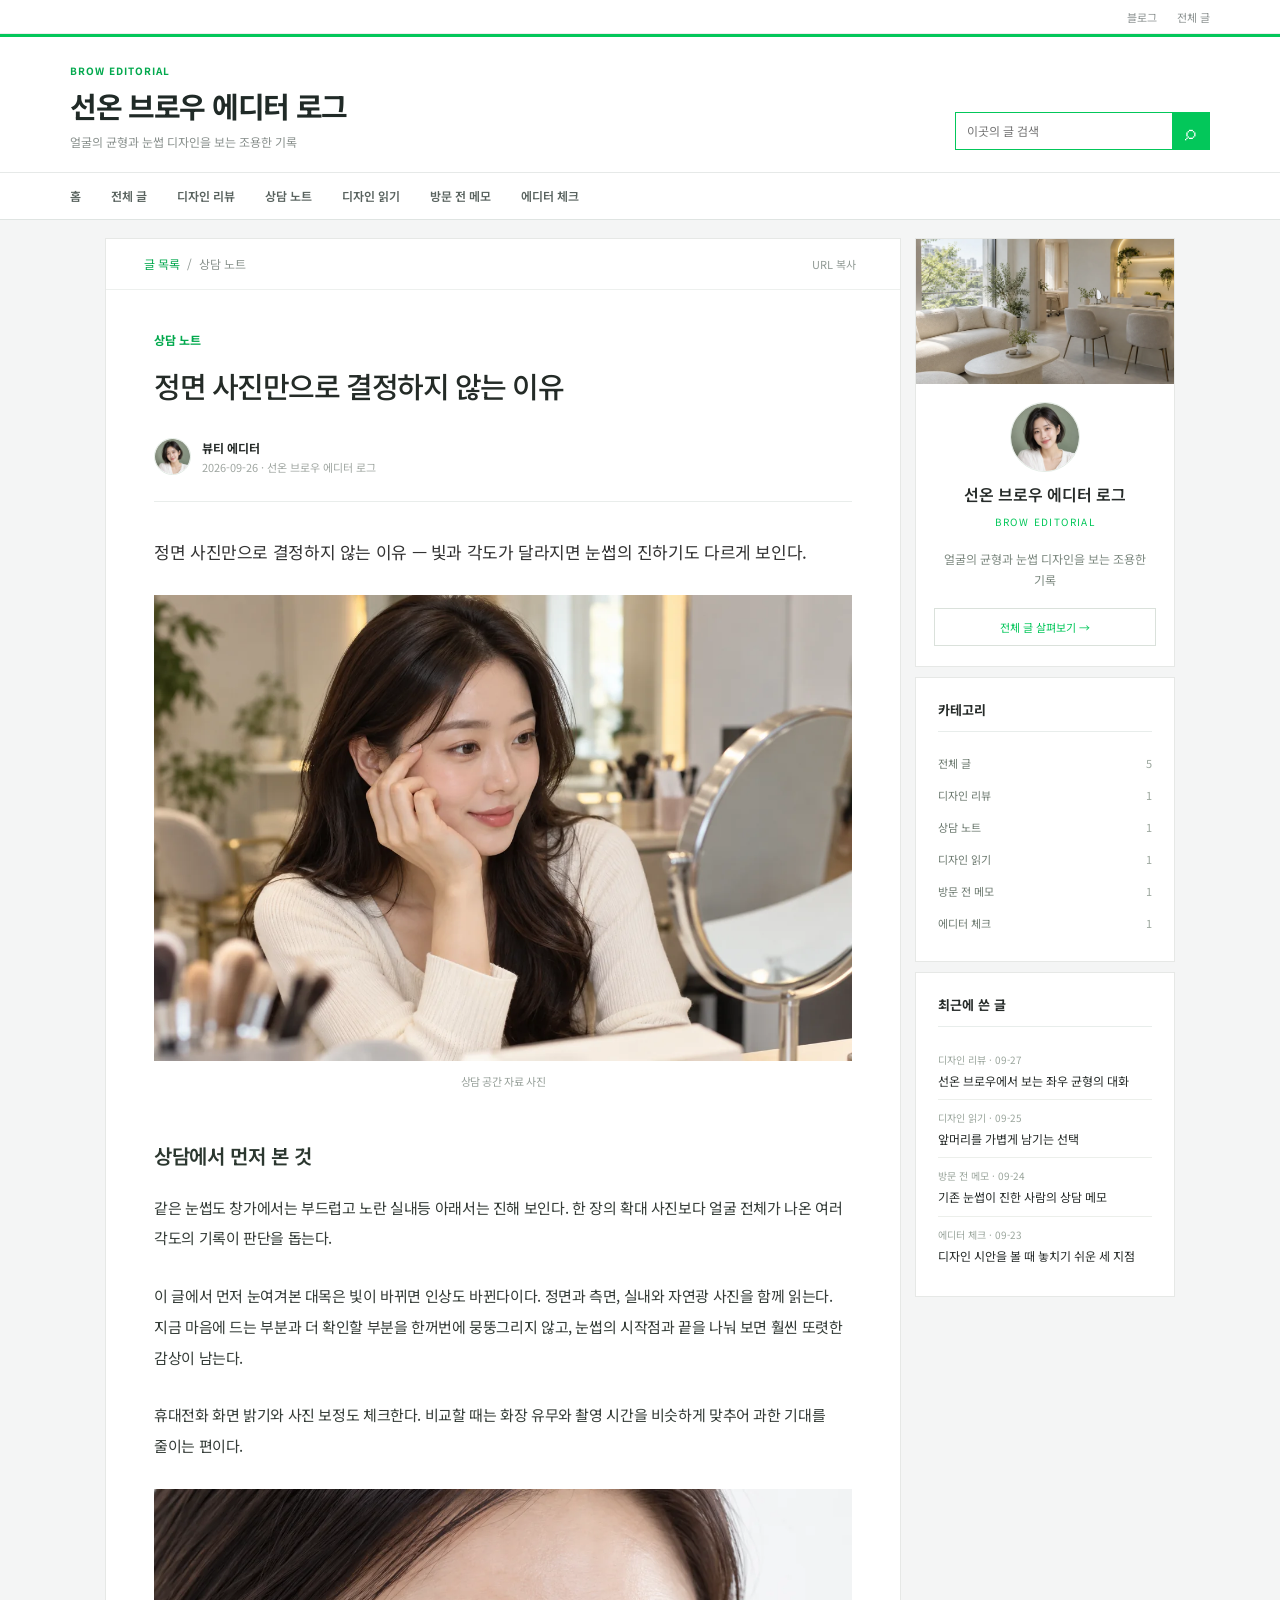
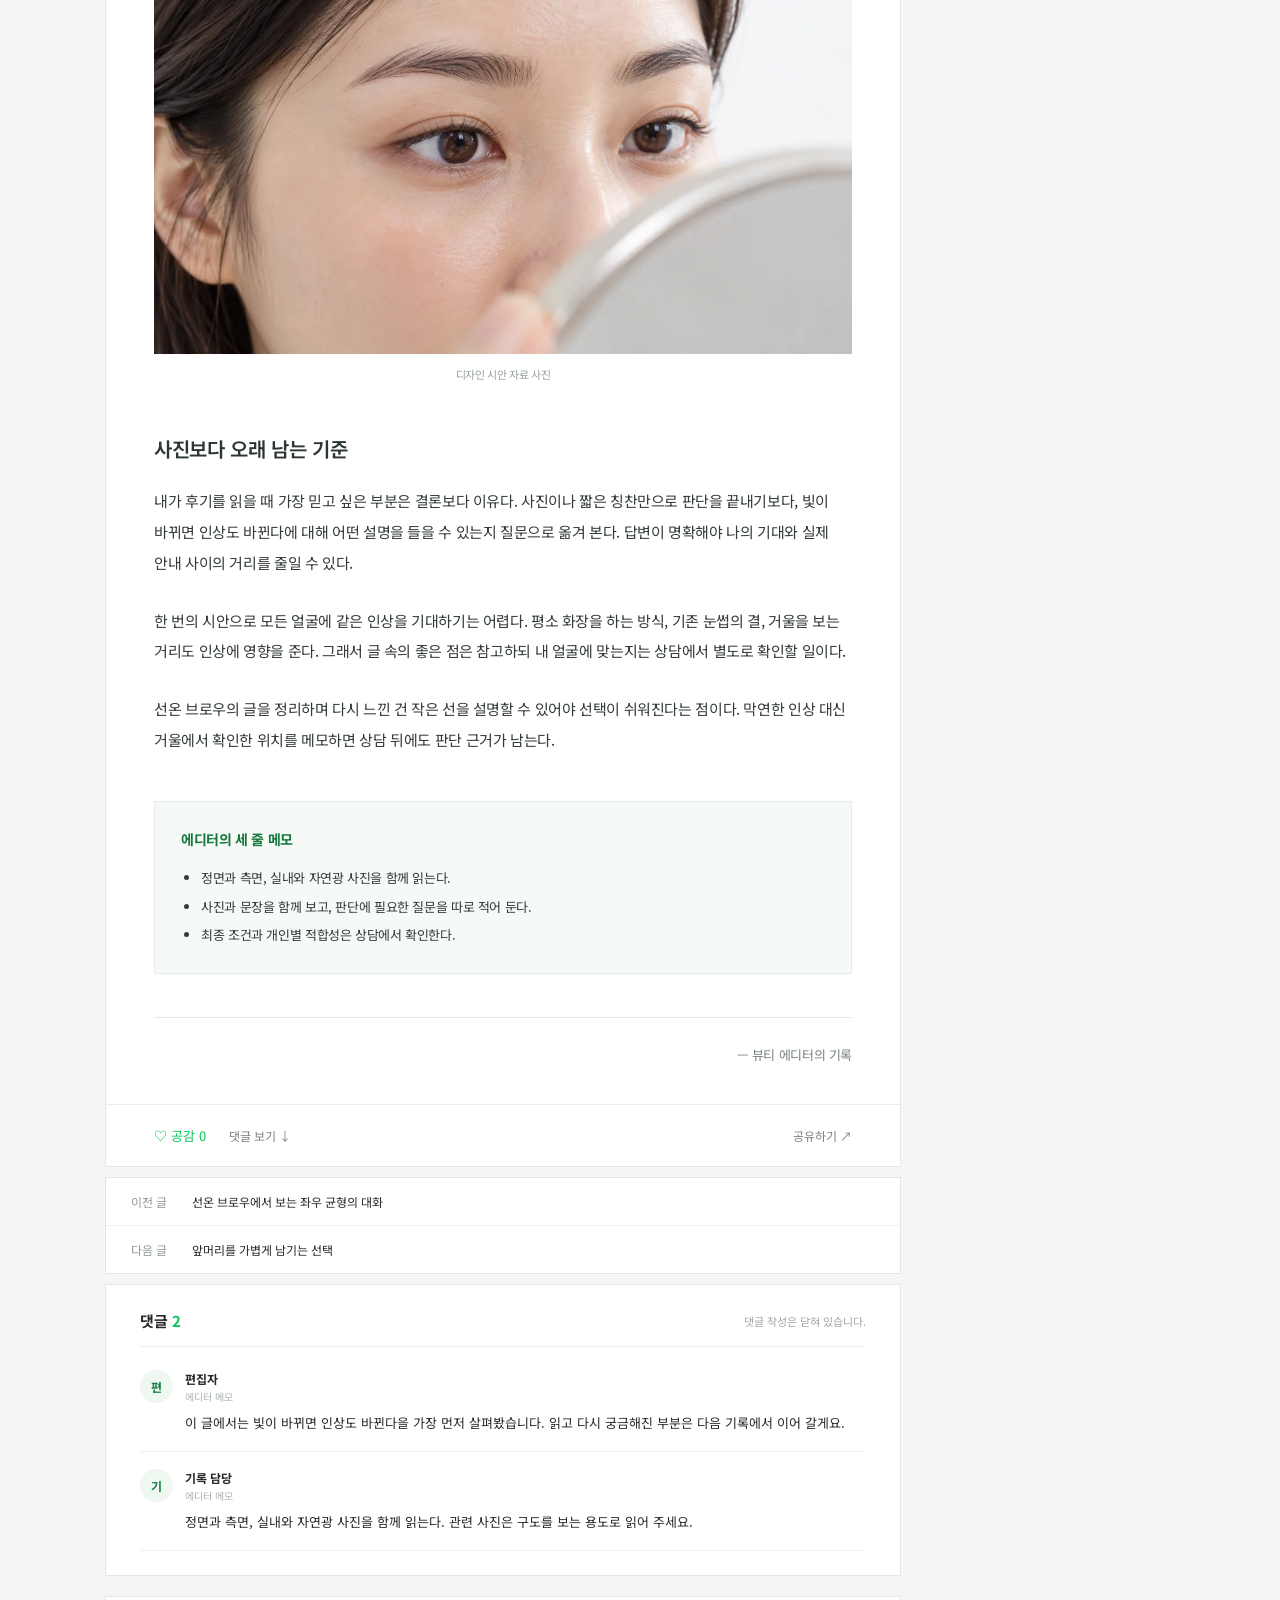
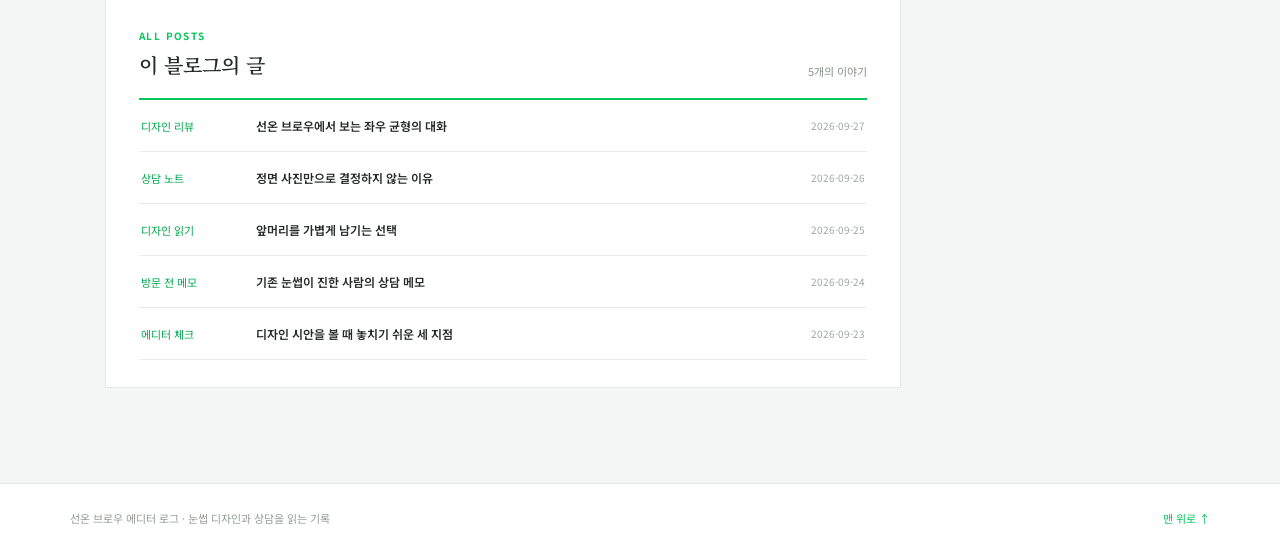
<file: blog/design-notes/index.html>
<!doctype html><html lang="ko"><head><meta charset="utf-8"><meta name="viewport" content="width=device-width,initial-scale=1"><meta name="description" content="빛과 각도가 달라지면 눈썹의 진하기도 다르게 보인다."><meta name="theme-color" content="#03c75a"><title>정면 사진만으로 결정하지 않는 이유 | 선온 브로우 에디터 로그</title><link rel="stylesheet" href="/assets/style.css"><script defer src="/assets/app.js"></script></head><body class="blog" style="--ink:#03c75a;--paper:#f1f8f3;--accent:#03c75a"><a class="skip" href="#main">본문으로 건너뛰기</a><div class="utility"><div><span>블로그</span><a href="/#archive">전체 글</a></div></div><header class="blog-header"><div class="brand"><a href="/" class="brand-kicker">BROW EDITORIAL</a><a href="/" class="brand-name">선온 브로우 에디터 로그</a><p>얼굴의 균형과 눈썹 디자인을 보는 조용한 기록</p></div><form class="site-search" action="/" method="get" role="search"><label class="sr-only" for="q">글 검색</label><input id="q" name="q" type="search" placeholder="이곳의 글 검색"><button aria-label="검색" type="submit">⌕</button></form></header><nav class="main-nav" aria-label="카테고리"><div class="nav-inner"><a href="/">홈</a><a href="/#archive">전체 글</a><a href="/?category=%EB%94%94%EC%9E%90%EC%9D%B8%20%EB%A6%AC%EB%B7%B0#archive">디자인 리뷰</a><a href="/?category=%EC%83%81%EB%8B%B4%20%EB%85%B8%ED%8A%B8#archive">상담 노트</a><a href="/?category=%EB%94%94%EC%9E%90%EC%9D%B8%20%EC%9D%BD%EA%B8%B0#archive">디자인 읽기</a><a href="/?category=%EB%B0%A9%EB%AC%B8%20%EC%A0%84%20%EB%A9%94%EB%AA%A8#archive">방문 전 메모</a><a href="/?category=%EC%97%90%EB%94%94%ED%84%B0%20%EC%B2%B4%ED%81%AC#archive">에디터 체크</a></div></nav><main id="main" class="blog-layout"><div class="main-column"><article class="post-card" data-post="design-notes"><div class="post-toolbar"><a href="/#archive">글 목록</a><span> / </span><span>상담 노트</span><button type="button" class="copy-link">URL 복사</button></div><div class="post-heading"><span class="post-category">상담 노트</span><h1>정면 사진만으로 결정하지 않는 이유</h1><div class="byline"><img class="author-avatar author-avatar-img" src="/assets/images/profile.webp" alt="" width="37" height="37"><div><strong>뷰티 에디터</strong><time datetime="2026-09-26">2026-09-26 · 선온 브로우 에디터 로그</time></div></div></div><div class="post-content"><p>정면 사진만으로 결정하지 않는 이유 — 빛과 각도가 달라지면 눈썹의 진하기도 다르게 보인다.</p><figure><img class="post-photo" src="/assets/images/mirror.webp" alt="상담 노트 글을 위한 연출 사진" loading="lazy" width="1200" height="800"><figcaption>상담 공간 자료 사진</figcaption></figure><h2>상담에서 먼저 본 것</h2><p>같은 눈썹도 창가에서는 부드럽고 노란 실내등 아래서는 진해 보인다. 한 장의 확대 사진보다 얼굴 전체가 나온 여러 각도의 기록이 판단을 돕는다.</p><p>이 글에서 먼저 눈여겨본 대목은 빛이 바뀌면 인상도 바뀐다이다. 정면과 측면, 실내와 자연광 사진을 함께 읽는다. 지금 마음에 드는 부분과 더 확인할 부분을 한꺼번에 뭉뚱그리지 않고, 눈썹의 시작점과 끝을 나눠 보면 훨씬 또렷한 감상이 남는다.</p><p>휴대전화 화면 밝기와 사진 보정도 체크한다. 비교할 때는 화장 유무와 촬영 시간을 비슷하게 맞추어 과한 기대를 줄이는 편이다.</p><figure><img class="post-photo" src="/assets/images/brows.webp" alt="상담 노트 글을 위한 연출 사진" loading="lazy" width="1200" height="800"><figcaption>디자인 시안 자료 사진</figcaption></figure><h2>사진보다 오래 남는 기준</h2><p>내가 후기를 읽을 때 가장 믿고 싶은 부분은 결론보다 이유다. 사진이나 짧은 칭찬만으로 판단을 끝내기보다, 빛이 바뀌면 인상도 바뀐다에 대해 어떤 설명을 들을 수 있는지 질문으로 옮겨 본다. 답변이 명확해야 나의 기대와 실제 안내 사이의 거리를 줄일 수 있다.</p><p>한 번의 시안으로 모든 얼굴에 같은 인상을 기대하기는 어렵다. 평소 화장을 하는 방식, 기존 눈썹의 결, 거울을 보는 거리도 인상에 영향을 준다. 그래서 글 속의 좋은 점은 참고하되 내 얼굴에 맞는지는 상담에서 별도로 확인할 일이다.</p><p>선온 브로우의 글을 정리하며 다시 느낀 건 작은 선을 설명할 수 있어야 선택이 쉬워진다는 점이다. 막연한 인상 대신 거울에서 확인한 위치를 메모하면 상담 뒤에도 판단 근거가 남는다.</p><div class="editor-summary"><strong>에디터의 세 줄 메모</strong><ul><li>정면과 측면, 실내와 자연광 사진을 함께 읽는다.</li><li>사진과 문장을 함께 보고, 판단에 필요한 질문을 따로 적어 둔다.</li><li>최종 조건과 개인별 적합성은 상담에서 확인한다.</li></ul></div><div class="post-signoff">— 뷰티 에디터의 기록</div></div><div class="post-actions"><button class="like-button" type="button" aria-pressed="false">♡ 공감 <span class="like-count">0</span></button><a href="#comments">댓글 보기 ↓</a><button class="copy-link" type="button">공유하기 ↗</button></div></article><div class="post-neighbors"><a href="/blog/editor-review/"><span>이전 글</span>선온 브로우에서 보는 좌우 균형의 대화</a><a href="/blog/before-visit/"><span>다음 글</span>앞머리를 가볍게 남기는 선택</a></div><section class="comments" id="comments"><div class="comments-title"><h2>댓글 <span>2</span></h2><span>댓글 작성은 닫혀 있습니다.</span></div><div class="comment-list"><div class="comment-item"><span class="comment-avatar">편</span><div><strong>편집자</strong><small>에디터 메모</small><p>이 글에서는 빛이 바뀌면 인상도 바뀐다을 가장 먼저 살펴봤습니다. 읽고 다시 궁금해진 부분은 다음 기록에서 이어 갈게요.</p></div></div><div class="comment-item"><span class="comment-avatar">기</span><div><strong>기록 담당</strong><small>에디터 메모</small><p>정면과 측면, 실내와 자연광 사진을 함께 읽는다. 관련 사진은 구도를 보는 용도로 읽어 주세요.</p></div></div></div></section><section class="archive" id="archive"><div class="archive-heading"><div><span>ALL POSTS</span><h2>이 블로그의 글</h2></div><strong>5개의 이야기</strong></div><ul class="archive-list"><li class="archive-row" data-category="디자인 리뷰" data-search="선온 브로우에서 보는 좌우 균형의 대화 완벽한 대칭보다 표정이 움직일 때의 자연스러움을 먼저 이야기해 본다. 디자인 리뷰"><span class="archive-category">디자인 리뷰</span><a href="/blog/editor-review/">선온 브로우에서 보는 좌우 균형의 대화</a><time datetime="2026-09-27">2026-09-27</time></li><li class="archive-row" data-category="상담 노트" data-search="정면 사진만으로 결정하지 않는 이유 빛과 각도가 달라지면 눈썹의 진하기도 다르게 보인다. 상담 노트"><span class="archive-category">상담 노트</span><a href="/blog/design-notes/">정면 사진만으로 결정하지 않는 이유</a><time datetime="2026-09-26">2026-09-26</time></li><li class="archive-row" data-category="디자인 읽기" data-search="앞머리를 가볍게 남기는 선택 눈썹 앞부분의 밀도가 전체 인상을 좌우할 수 있다. 디자인 읽기"><span class="archive-category">디자인 읽기</span><a href="/blog/before-visit/">앞머리를 가볍게 남기는 선택</a><time datetime="2026-09-25">2026-09-25</time></li><li class="archive-row" data-category="방문 전 메모" data-search="기존 눈썹이 진한 사람의 상담 메모 원래 눈썹의 방향과 양을 디자인에서 빼놓을 수 없다. 방문 전 메모"><span class="archive-category">방문 전 메모</span><a href="/blog/editor-check/">기존 눈썹이 진한 사람의 상담 메모</a><time datetime="2026-09-24">2026-09-24</time></li><li class="archive-row" data-category="에디터 체크" data-search="디자인 시안을 볼 때 놓치기 쉬운 세 지점 거울에서 눈썹 시작점, 산의 위치, 꼬리 방향을 차례로 살펴본다. 에디터 체크"><span class="archive-category">에디터 체크</span><a href="/blog/aftercare-notes/">디자인 시안을 볼 때 놓치기 쉬운 세 지점</a><time datetime="2026-09-23">2026-09-23</time></li></ul><p class="archive-empty" hidden>해당하는 글이 없습니다.</p></section></div><aside class="blog-aside" aria-label="블로그 정보"><section class="profile-panel"><img class="profile-photo" src="/assets/images/salon.webp" alt="상담 공간 사진" width="280" height="145"><img class="profile-avatar profile-avatar-img" src="/assets/images/profile.webp" alt="" width="70" height="70"><h2>선온 브로우 에디터 로그</h2><span class="profile-label">BROW EDITORIAL</span><p>얼굴의 균형과 눈썹 디자인을 보는 조용한 기록</p><a class="profile-link" href="/#archive">전체 글 살펴보기 →</a></section><section class="widget"><h2>카테고리</h2><a class="widget-link" href="/#archive">전체 글 <span>5</span></a><a class="widget-link" href="/?category=%EB%94%94%EC%9E%90%EC%9D%B8%20%EB%A6%AC%EB%B7%B0#archive">디자인 리뷰 <span>1</span></a><a class="widget-link" href="/?category=%EC%83%81%EB%8B%B4%20%EB%85%B8%ED%8A%B8#archive">상담 노트 <span>1</span></a><a class="widget-link" href="/?category=%EB%94%94%EC%9E%90%EC%9D%B8%20%EC%9D%BD%EA%B8%B0#archive">디자인 읽기 <span>1</span></a><a class="widget-link" href="/?category=%EB%B0%A9%EB%AC%B8%20%EC%A0%84%20%EB%A9%94%EB%AA%A8#archive">방문 전 메모 <span>1</span></a><a class="widget-link" href="/?category=%EC%97%90%EB%94%94%ED%84%B0%20%EC%B2%B4%ED%81%AC#archive">에디터 체크 <span>1</span></a></section><section class="widget"><h2>최근에 쓴 글</h2><ol class="recent-list"><li><a href="/blog/editor-review/"><small>디자인 리뷰 · 09-27</small><span>선온 브로우에서 보는 좌우 균형의 대화</span></a></li><li><a href="/blog/before-visit/"><small>디자인 읽기 · 09-25</small><span>앞머리를 가볍게 남기는 선택</span></a></li><li><a href="/blog/editor-check/"><small>방문 전 메모 · 09-24</small><span>기존 눈썹이 진한 사람의 상담 메모</span></a></li><li><a href="/blog/aftercare-notes/"><small>에디터 체크 · 09-23</small><span>디자인 시안을 볼 때 놓치기 쉬운 세 지점</span></a></li></ol></section></aside></main><footer class="footer"><span>선온 브로우 에디터 로그 · 눈썹 디자인과 상담을 읽는 기록</span><a href="/">맨 위로 ↑</a></footer></body></html>
</file>
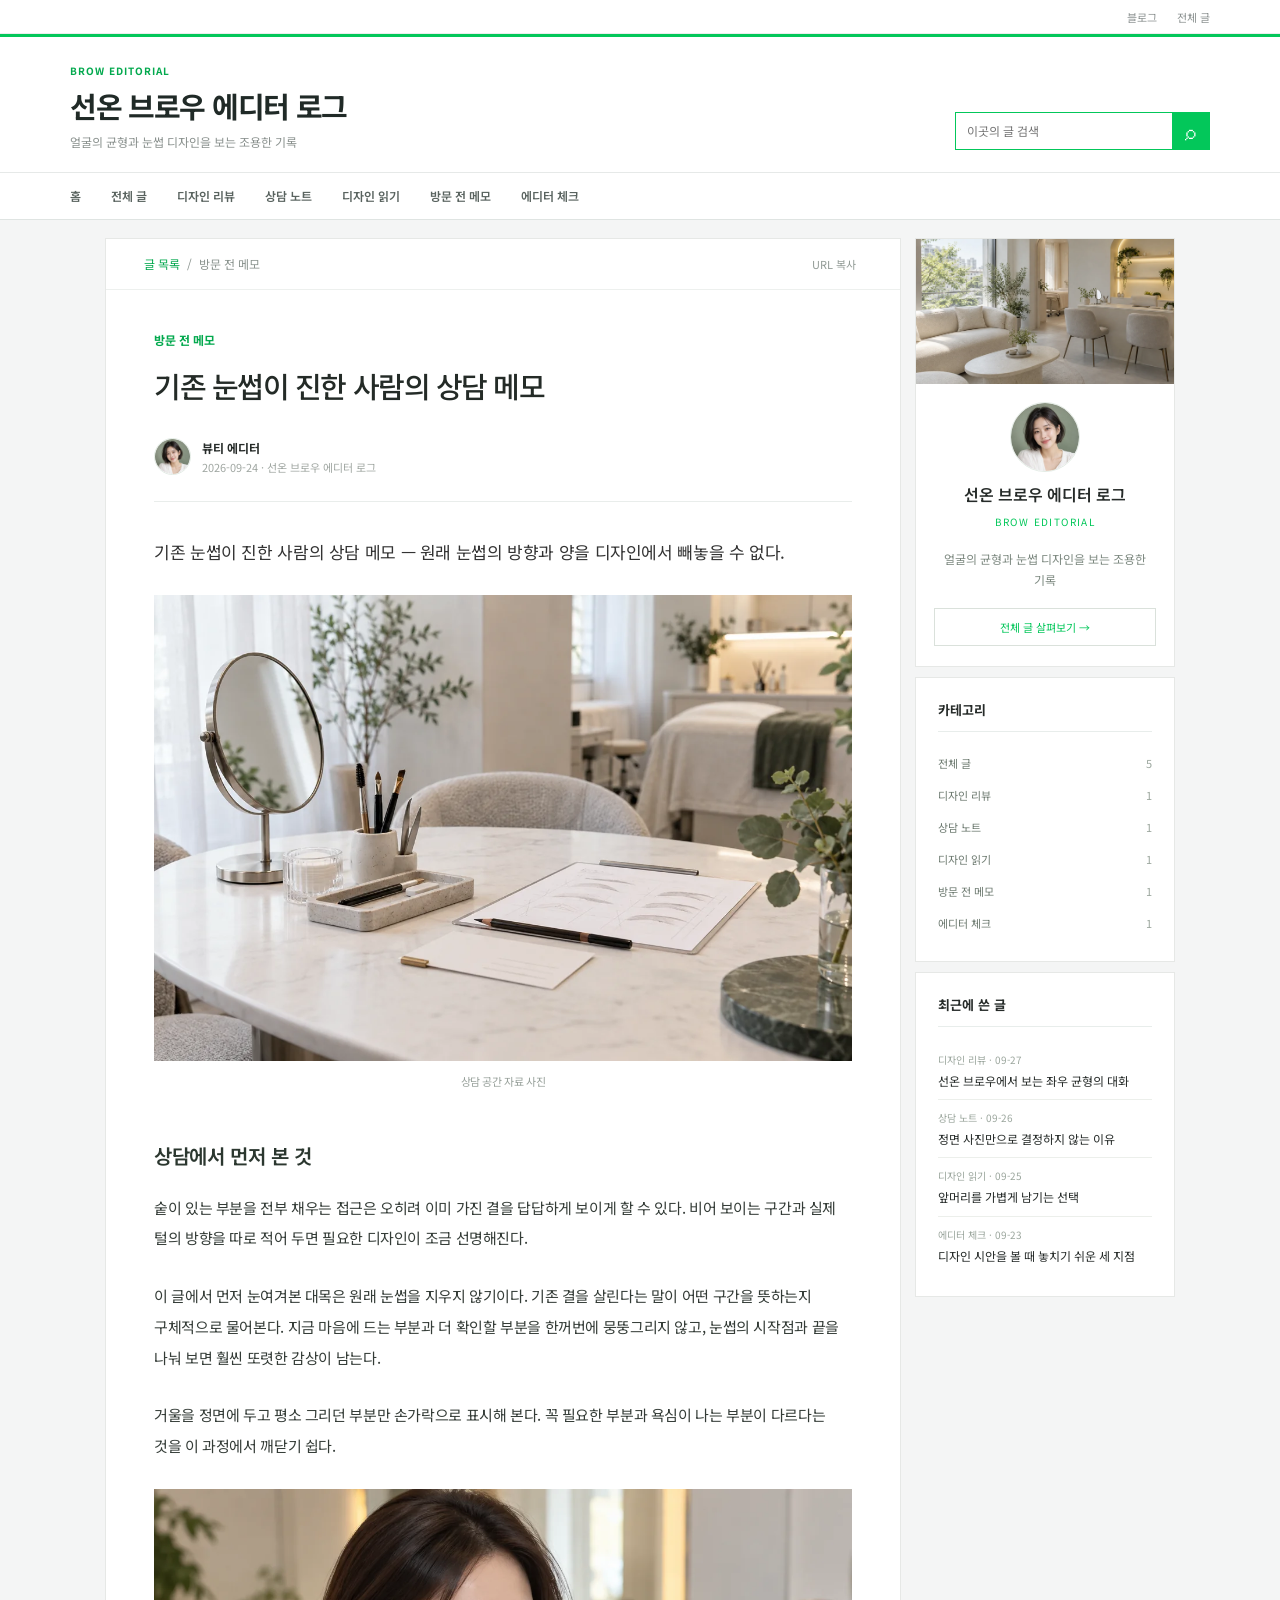
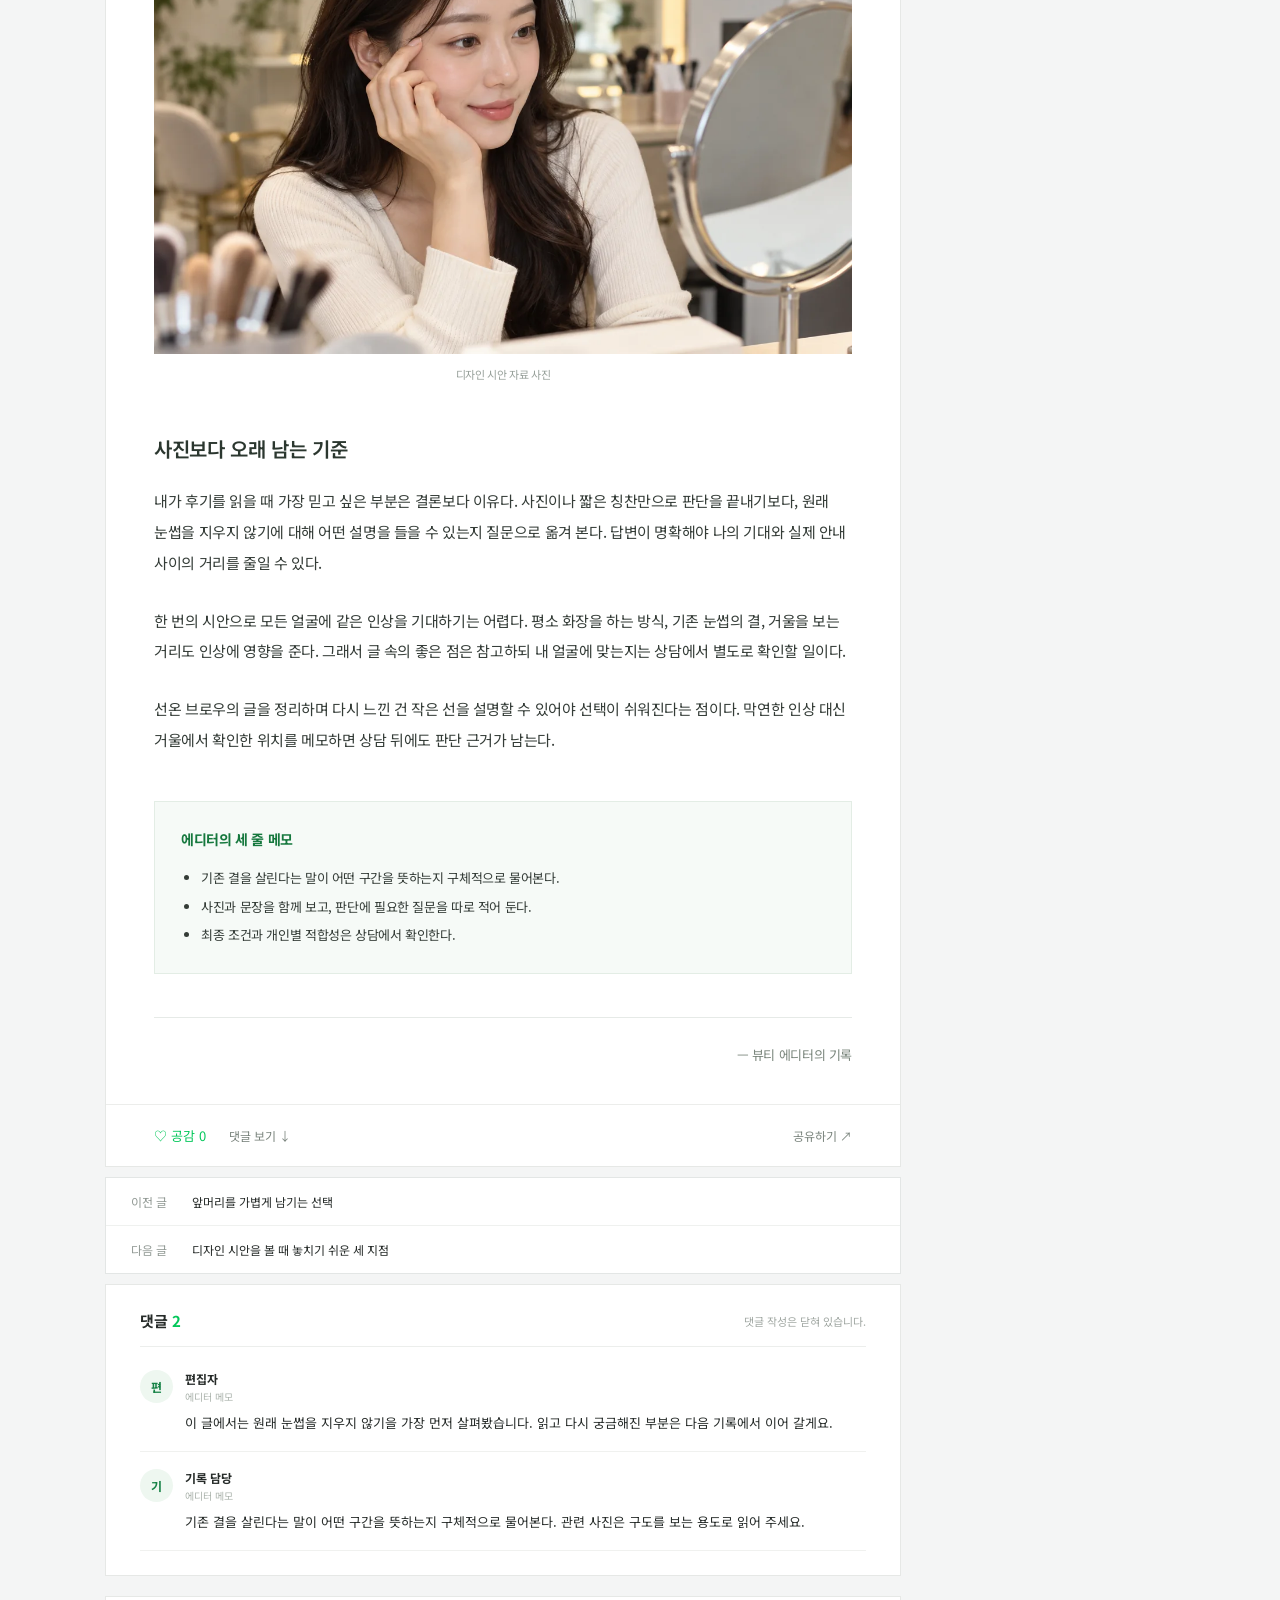
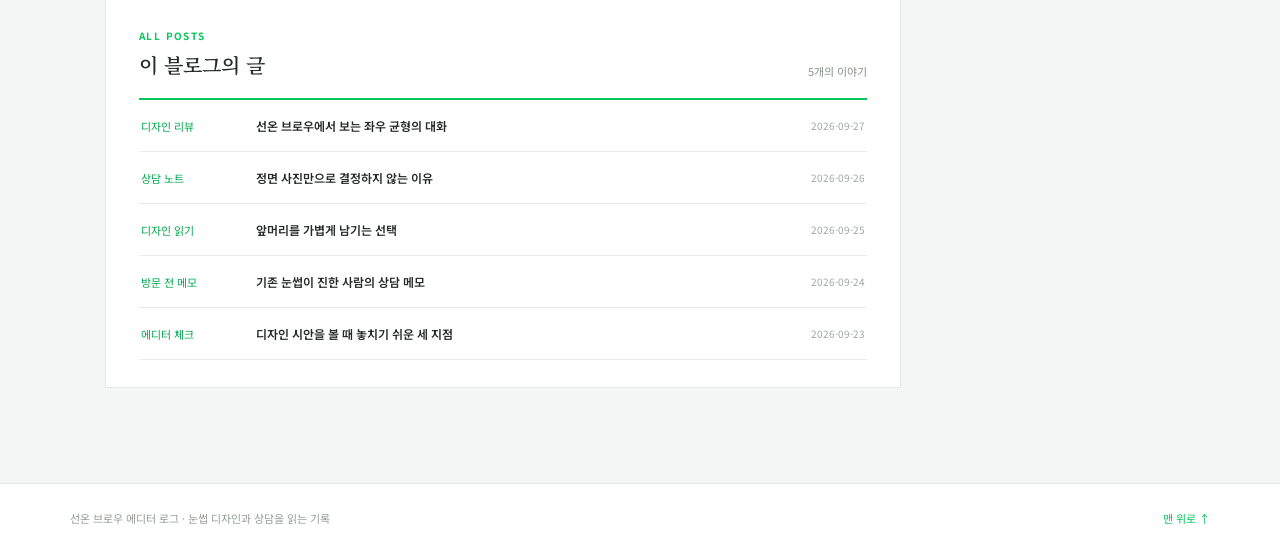
<file: blog/editor-check/index.html>
<!doctype html><html lang="ko"><head><meta charset="utf-8"><meta name="viewport" content="width=device-width,initial-scale=1"><meta name="description" content="원래 눈썹의 방향과 양을 디자인에서 빼놓을 수 없다."><meta name="theme-color" content="#03c75a"><title>기존 눈썹이 진한 사람의 상담 메모 | 선온 브로우 에디터 로그</title><link rel="stylesheet" href="/assets/style.css"><script defer src="/assets/app.js"></script></head><body class="blog" style="--ink:#03c75a;--paper:#f1f8f3;--accent:#03c75a"><a class="skip" href="#main">본문으로 건너뛰기</a><div class="utility"><div><span>블로그</span><a href="/#archive">전체 글</a></div></div><header class="blog-header"><div class="brand"><a href="/" class="brand-kicker">BROW EDITORIAL</a><a href="/" class="brand-name">선온 브로우 에디터 로그</a><p>얼굴의 균형과 눈썹 디자인을 보는 조용한 기록</p></div><form class="site-search" action="/" method="get" role="search"><label class="sr-only" for="q">글 검색</label><input id="q" name="q" type="search" placeholder="이곳의 글 검색"><button aria-label="검색" type="submit">⌕</button></form></header><nav class="main-nav" aria-label="카테고리"><div class="nav-inner"><a href="/">홈</a><a href="/#archive">전체 글</a><a href="/?category=%EB%94%94%EC%9E%90%EC%9D%B8%20%EB%A6%AC%EB%B7%B0#archive">디자인 리뷰</a><a href="/?category=%EC%83%81%EB%8B%B4%20%EB%85%B8%ED%8A%B8#archive">상담 노트</a><a href="/?category=%EB%94%94%EC%9E%90%EC%9D%B8%20%EC%9D%BD%EA%B8%B0#archive">디자인 읽기</a><a href="/?category=%EB%B0%A9%EB%AC%B8%20%EC%A0%84%20%EB%A9%94%EB%AA%A8#archive">방문 전 메모</a><a href="/?category=%EC%97%90%EB%94%94%ED%84%B0%20%EC%B2%B4%ED%81%AC#archive">에디터 체크</a></div></nav><main id="main" class="blog-layout"><div class="main-column"><article class="post-card" data-post="editor-check"><div class="post-toolbar"><a href="/#archive">글 목록</a><span> / </span><span>방문 전 메모</span><button type="button" class="copy-link">URL 복사</button></div><div class="post-heading"><span class="post-category">방문 전 메모</span><h1>기존 눈썹이 진한 사람의 상담 메모</h1><div class="byline"><img class="author-avatar author-avatar-img" src="/assets/images/profile.webp" alt="" width="37" height="37"><div><strong>뷰티 에디터</strong><time datetime="2026-09-24">2026-09-24 · 선온 브로우 에디터 로그</time></div></div></div><div class="post-content"><p>기존 눈썹이 진한 사람의 상담 메모 — 원래 눈썹의 방향과 양을 디자인에서 빼놓을 수 없다.</p><figure><img class="post-photo" src="/assets/images/consultation.webp" alt="방문 전 메모 글을 위한 연출 사진" loading="lazy" width="1200" height="800"><figcaption>상담 공간 자료 사진</figcaption></figure><h2>상담에서 먼저 본 것</h2><p>숱이 있는 부분을 전부 채우는 접근은 오히려 이미 가진 결을 답답하게 보이게 할 수 있다. 비어 보이는 구간과 실제 털의 방향을 따로 적어 두면 필요한 디자인이 조금 선명해진다.</p><p>이 글에서 먼저 눈여겨본 대목은 원래 눈썹을 지우지 않기이다. 기존 결을 살린다는 말이 어떤 구간을 뜻하는지 구체적으로 물어본다. 지금 마음에 드는 부분과 더 확인할 부분을 한꺼번에 뭉뚱그리지 않고, 눈썹의 시작점과 끝을 나눠 보면 훨씬 또렷한 감상이 남는다.</p><p>거울을 정면에 두고 평소 그리던 부분만 손가락으로 표시해 본다. 꼭 필요한 부분과 욕심이 나는 부분이 다르다는 것을 이 과정에서 깨닫기 쉽다.</p><figure><img class="post-photo" src="/assets/images/mirror.webp" alt="방문 전 메모 글을 위한 연출 사진" loading="lazy" width="1200" height="800"><figcaption>디자인 시안 자료 사진</figcaption></figure><h2>사진보다 오래 남는 기준</h2><p>내가 후기를 읽을 때 가장 믿고 싶은 부분은 결론보다 이유다. 사진이나 짧은 칭찬만으로 판단을 끝내기보다, 원래 눈썹을 지우지 않기에 대해 어떤 설명을 들을 수 있는지 질문으로 옮겨 본다. 답변이 명확해야 나의 기대와 실제 안내 사이의 거리를 줄일 수 있다.</p><p>한 번의 시안으로 모든 얼굴에 같은 인상을 기대하기는 어렵다. 평소 화장을 하는 방식, 기존 눈썹의 결, 거울을 보는 거리도 인상에 영향을 준다. 그래서 글 속의 좋은 점은 참고하되 내 얼굴에 맞는지는 상담에서 별도로 확인할 일이다.</p><p>선온 브로우의 글을 정리하며 다시 느낀 건 작은 선을 설명할 수 있어야 선택이 쉬워진다는 점이다. 막연한 인상 대신 거울에서 확인한 위치를 메모하면 상담 뒤에도 판단 근거가 남는다.</p><div class="editor-summary"><strong>에디터의 세 줄 메모</strong><ul><li>기존 결을 살린다는 말이 어떤 구간을 뜻하는지 구체적으로 물어본다.</li><li>사진과 문장을 함께 보고, 판단에 필요한 질문을 따로 적어 둔다.</li><li>최종 조건과 개인별 적합성은 상담에서 확인한다.</li></ul></div><div class="post-signoff">— 뷰티 에디터의 기록</div></div><div class="post-actions"><button class="like-button" type="button" aria-pressed="false">♡ 공감 <span class="like-count">0</span></button><a href="#comments">댓글 보기 ↓</a><button class="copy-link" type="button">공유하기 ↗</button></div></article><div class="post-neighbors"><a href="/blog/before-visit/"><span>이전 글</span>앞머리를 가볍게 남기는 선택</a><a href="/blog/aftercare-notes/"><span>다음 글</span>디자인 시안을 볼 때 놓치기 쉬운 세 지점</a></div><section class="comments" id="comments"><div class="comments-title"><h2>댓글 <span>2</span></h2><span>댓글 작성은 닫혀 있습니다.</span></div><div class="comment-list"><div class="comment-item"><span class="comment-avatar">편</span><div><strong>편집자</strong><small>에디터 메모</small><p>이 글에서는 원래 눈썹을 지우지 않기을 가장 먼저 살펴봤습니다. 읽고 다시 궁금해진 부분은 다음 기록에서 이어 갈게요.</p></div></div><div class="comment-item"><span class="comment-avatar">기</span><div><strong>기록 담당</strong><small>에디터 메모</small><p>기존 결을 살린다는 말이 어떤 구간을 뜻하는지 구체적으로 물어본다. 관련 사진은 구도를 보는 용도로 읽어 주세요.</p></div></div></div></section><section class="archive" id="archive"><div class="archive-heading"><div><span>ALL POSTS</span><h2>이 블로그의 글</h2></div><strong>5개의 이야기</strong></div><ul class="archive-list"><li class="archive-row" data-category="디자인 리뷰" data-search="선온 브로우에서 보는 좌우 균형의 대화 완벽한 대칭보다 표정이 움직일 때의 자연스러움을 먼저 이야기해 본다. 디자인 리뷰"><span class="archive-category">디자인 리뷰</span><a href="/blog/editor-review/">선온 브로우에서 보는 좌우 균형의 대화</a><time datetime="2026-09-27">2026-09-27</time></li><li class="archive-row" data-category="상담 노트" data-search="정면 사진만으로 결정하지 않는 이유 빛과 각도가 달라지면 눈썹의 진하기도 다르게 보인다. 상담 노트"><span class="archive-category">상담 노트</span><a href="/blog/design-notes/">정면 사진만으로 결정하지 않는 이유</a><time datetime="2026-09-26">2026-09-26</time></li><li class="archive-row" data-category="디자인 읽기" data-search="앞머리를 가볍게 남기는 선택 눈썹 앞부분의 밀도가 전체 인상을 좌우할 수 있다. 디자인 읽기"><span class="archive-category">디자인 읽기</span><a href="/blog/before-visit/">앞머리를 가볍게 남기는 선택</a><time datetime="2026-09-25">2026-09-25</time></li><li class="archive-row" data-category="방문 전 메모" data-search="기존 눈썹이 진한 사람의 상담 메모 원래 눈썹의 방향과 양을 디자인에서 빼놓을 수 없다. 방문 전 메모"><span class="archive-category">방문 전 메모</span><a href="/blog/editor-check/">기존 눈썹이 진한 사람의 상담 메모</a><time datetime="2026-09-24">2026-09-24</time></li><li class="archive-row" data-category="에디터 체크" data-search="디자인 시안을 볼 때 놓치기 쉬운 세 지점 거울에서 눈썹 시작점, 산의 위치, 꼬리 방향을 차례로 살펴본다. 에디터 체크"><span class="archive-category">에디터 체크</span><a href="/blog/aftercare-notes/">디자인 시안을 볼 때 놓치기 쉬운 세 지점</a><time datetime="2026-09-23">2026-09-23</time></li></ul><p class="archive-empty" hidden>해당하는 글이 없습니다.</p></section></div><aside class="blog-aside" aria-label="블로그 정보"><section class="profile-panel"><img class="profile-photo" src="/assets/images/salon.webp" alt="상담 공간 사진" width="280" height="145"><img class="profile-avatar profile-avatar-img" src="/assets/images/profile.webp" alt="" width="70" height="70"><h2>선온 브로우 에디터 로그</h2><span class="profile-label">BROW EDITORIAL</span><p>얼굴의 균형과 눈썹 디자인을 보는 조용한 기록</p><a class="profile-link" href="/#archive">전체 글 살펴보기 →</a></section><section class="widget"><h2>카테고리</h2><a class="widget-link" href="/#archive">전체 글 <span>5</span></a><a class="widget-link" href="/?category=%EB%94%94%EC%9E%90%EC%9D%B8%20%EB%A6%AC%EB%B7%B0#archive">디자인 리뷰 <span>1</span></a><a class="widget-link" href="/?category=%EC%83%81%EB%8B%B4%20%EB%85%B8%ED%8A%B8#archive">상담 노트 <span>1</span></a><a class="widget-link" href="/?category=%EB%94%94%EC%9E%90%EC%9D%B8%20%EC%9D%BD%EA%B8%B0#archive">디자인 읽기 <span>1</span></a><a class="widget-link" href="/?category=%EB%B0%A9%EB%AC%B8%20%EC%A0%84%20%EB%A9%94%EB%AA%A8#archive">방문 전 메모 <span>1</span></a><a class="widget-link" href="/?category=%EC%97%90%EB%94%94%ED%84%B0%20%EC%B2%B4%ED%81%AC#archive">에디터 체크 <span>1</span></a></section><section class="widget"><h2>최근에 쓴 글</h2><ol class="recent-list"><li><a href="/blog/editor-review/"><small>디자인 리뷰 · 09-27</small><span>선온 브로우에서 보는 좌우 균형의 대화</span></a></li><li><a href="/blog/design-notes/"><small>상담 노트 · 09-26</small><span>정면 사진만으로 결정하지 않는 이유</span></a></li><li><a href="/blog/before-visit/"><small>디자인 읽기 · 09-25</small><span>앞머리를 가볍게 남기는 선택</span></a></li><li><a href="/blog/aftercare-notes/"><small>에디터 체크 · 09-23</small><span>디자인 시안을 볼 때 놓치기 쉬운 세 지점</span></a></li></ol></section></aside></main><footer class="footer"><span>선온 브로우 에디터 로그 · 눈썹 디자인과 상담을 읽는 기록</span><a href="/">맨 위로 ↑</a></footer></body></html>
</file>
<file: assets/style.css>
@import url('https://fonts.googleapis.com/css2?family=Noto+Sans+KR:wght@400;500;600;700&family=Noto+Serif+KR:wght@400;500;600;700&display=swap');
:root{font-family:'Noto Sans KR',system-ui,sans-serif;color:#262b29;background:#f4f5f5;font-size:14px}*{box-sizing:border-box}html{scroll-behavior:smooth}body{margin:0;word-break:keep-all}a{color:inherit;text-decoration:none}button,input,textarea{font:inherit}button{cursor:pointer}a:hover{text-decoration:underline}a:focus-visible,button:focus-visible,input:focus-visible,textarea:focus-visible{outline:2px solid var(--accent);outline-offset:3px}.skip{position:absolute;top:-50px;left:10px;background:#fff;padding:10px;z-index:20}.skip:focus{top:10px}.sr-only{position:absolute;width:1px;height:1px;overflow:hidden;clip:rect(0,0,0,0)}.utility{height:34px;background:#fff;border-bottom:1px solid #eaeded;color:#8b9190;font-size:11px}.utility>div{max-width:1180px;padding:0 20px;height:100%;margin:auto;display:flex;align-items:center;justify-content:flex-end;gap:20px}.blog-header{background:#fff;border-bottom:1px solid #e6e9e8;display:flex;align-items:flex-end;justify-content:space-between;gap:24px;padding:26px max(20px,calc((100vw - 1140px)/2)) 22px}.brand{display:flex;flex-direction:column;align-items:flex-start}.brand-kicker,.cafe-kicker{color:var(--ink);font-size:10px;font-weight:700;letter-spacing:.15em}.brand-name{color:#202a27;font:600 30px/1.4 'Noto Serif KR',serif;letter-spacing:-.05em;margin:7px 0}.brand p{font-size:12px;color:#8a918e;margin:0}.site-search{display:flex;border:1px solid var(--ink);height:38px;background:#fff;max-width:255px;width:100%}.site-search input{min-width:0;width:100%;border:0;background:transparent;padding:0 11px;font-size:12px;outline:none}.site-search button{width:42px;border:0;color:#fff;background:var(--ink);font-size:21px;line-height:1}.main-nav{background:#fff;border-bottom:1px solid #dfe4e2}.nav-inner{max-width:1180px;margin:auto;padding:0 20px;display:flex;gap:30px;white-space:nowrap;overflow-x:auto;scrollbar-width:none}.nav-inner::-webkit-scrollbar{display:none}.nav-inner a{height:46px;display:flex;align-items:center;font-size:12px;color:#59635f;font-weight:600}.nav-inner a:hover{color:var(--ink);text-decoration:none;border-bottom:2px solid var(--ink)}.blog-layout{max-width:1180px;margin:25px auto 75px;padding:0 20px;display:grid;grid-template-columns:minmax(0,1fr) 280px;gap:22px;align-items:start}.main-column{min-width:0}.post-card,.comments,.archive{background:#fff;border:1px solid #e3e6e5}.post-toolbar{padding:16px 38px;border-bottom:1px solid #edf0ee;display:flex;align-items:center;gap:7px;color:#8a938e;font-size:12px}.post-toolbar a{color:var(--ink)}.post-toolbar button{margin-left:auto;border:0;background:none;color:#929b96;font-size:11px}.post-heading{padding:42px 48px 26px}.post-category{font-size:12px;color:var(--ink);font-weight:700}.post-heading h1{font:500 clamp(25px,2.6vw,32px)/1.55 'Noto Serif KR',serif;letter-spacing:-.05em;margin:15px 0 31px;color:#242b27}.byline{display:flex;align-items:center;gap:11px;padding-bottom:26px;border-bottom:1px solid #e9edeb}.author-avatar,.profile-avatar{background:var(--paper);color:var(--ink);display:grid;place-items:center;border-radius:50%;font:600 20px 'Noto Serif KR',serif;flex:none}.author-avatar{width:37px;height:37px}.byline strong{display:block;font-size:12px;font-weight:700}.byline time{display:block;font-size:11px;color:#a0a7a2;margin-top:3px}.byline-comments{margin-left:auto;font-size:11px;color:#626e67}.post-content{padding:8px 48px 35px;color:#343c37;font:400 16px/2.05 'Noto Serif KR',serif;letter-spacing:-.025em}.post-content .post-lead{margin:0 0 27px;font-size:19px;font-weight:600;color:var(--ink);line-height:1.85}.post-content p{margin:0 0 27px}.post-content h2{font:600 22px/1.5 'Noto Serif KR',serif;color:#2b372f;margin:54px 0 22px}.post-content figure{margin:35px 0 40px}.post-content figcaption{text-align:center;font:11px 'Noto Sans KR',sans-serif;color:#929a94;margin-top:12px}.post-signoff{border-top:1px solid #e6eae7;margin-top:43px;padding-top:24px;text-align:right;color:#7a867c;font-size:13px}.post-art{height:390px;position:relative;display:grid;place-items:center;overflow:hidden;color:#fff;background:linear-gradient(140deg,var(--paper),var(--ink));isolation:isolate}.post-art:before,.post-art:after{content:'';position:absolute;border:1px solid #ffffff8e;border-radius:50%;width:80%;aspect-ratio:1;transform:translate(45%,30%);z-index:-1}.post-art:after{width:54%;transform:translate(-75%,-65%);background:#ffffff22}.art-ring{position:absolute;border:1px solid #ffffff9b;width:32%;aspect-ratio:1;border-radius:50%;transform:translate(-80%,60%)}.art-icon{font:400 clamp(100px,16vw,200px)/1 Georgia,serif;transform:rotate(-12deg)}.art-corner{position:absolute;bottom:23px;left:25px;font:10px 'Noto Sans KR',sans-serif;letter-spacing:.18em;color:#fff}.post-actions{border-top:1px solid #ecedeb;display:flex;align-items:center;gap:23px;padding:16px 48px;color:#7a847d;font-size:12px}.post-actions button{border:0;background:none;padding:5px 0;color:inherit}.post-actions .like-button{font-size:13px;color:var(--ink)}.post-actions .like-button[aria-pressed=true]{font-weight:700;color:#03a94e}.post-actions .copy-link{margin-left:auto}.post-neighbors{background:#fff;border:1px solid #e3e6e5;margin:10px 0;display:flex;flex-direction:column}.post-neighbors a{padding:15px 25px;font-size:12px;border-bottom:1px solid #eff1ef}.post-neighbors a:last-child{border-bottom:0}.post-neighbors span{color:#929a95;margin-right:25px}.comments{padding:27px 34px;margin:10px 0}.comments-title{display:flex;justify-content:space-between;align-items:center;gap:10px;border-bottom:1px solid #eceeec;padding-bottom:15px}.comments h2{font-size:15px;margin:0}.comments h2 span{color:var(--ink)}.comments-title>span,.comments>small{font-size:11px;color:#a0a7a2}.comment-list{padding:6px 0}.comment-item{padding:15px 0;border-bottom:1px solid #f0f1ef}.comment-item strong{font-size:12px;margin-right:10px}.comment-item time{font-size:10px;color:#a0a7a2}.comment-item p{font-size:13px;line-height:1.7;margin:6px 0 0}.comment-form{padding-top:15px;display:grid;grid-template-columns:65px 1fr;gap:9px 12px;align-items:start}.comment-form label{font-size:12px;padding-top:10px;color:#69746c}.comment-form input,.comment-form textarea{border:1px solid #dce3dd;padding:10px;background:#fbfcfb;min-width:0;font-size:12px;resize:vertical}.comment-form button{grid-column:2;justify-self:end;border:1px solid var(--ink);background:var(--ink);color:#fff;padding:9px 18px;font-size:12px}.archive{margin:20px 0;padding:27px 33px}.archive-heading{display:flex;justify-content:space-between;align-items:end;border-bottom:2px solid var(--ink);padding-bottom:19px}.archive-heading span{font-size:10px;color:var(--ink);font-weight:700;letter-spacing:.14em}.archive-heading h2{font:600 20px 'Noto Serif KR',serif;margin:6px 0 0}.archive-heading strong{font-size:11px;color:#87928a;font-weight:400}.archive-list{list-style:none;padding:0;margin:0}.archive-row{display:grid;grid-template-columns:100px minmax(0,1fr) 82px;gap:15px;align-items:center;padding:17px 2px;border-bottom:1px solid #e9ece9;font-size:12px}.archive-row[hidden]{display:none}.archive-category{font-size:11px;color:var(--ink)}.archive-row a{font-weight:600;overflow:hidden;text-overflow:ellipsis;white-space:nowrap}.archive-row time{color:#a0a7a2;font-size:10px;text-align:right}.archive-empty{font-size:13px;color:#999;padding:35px;text-align:center}.profile-panel,.widget{background:#fff;border:1px solid #e3e6e5;padding:22px;margin-bottom:10px}.profile-panel{text-align:center}.profile-avatar{width:70px;height:70px;margin:0 auto 15px;font-size:34px}.profile-panel h2{font:600 20px 'Noto Serif KR',serif;margin:0 0 4px}.profile-label{font-size:10px;color:var(--accent);letter-spacing:.14em}.profile-panel p{font-size:12px;color:#7d8980;line-height:1.75;margin:18px 0}.profile-link{display:block;border:1px solid #dae1db;padding:10px;font-size:11px;color:var(--ink)}.widget h2{font-size:13px;margin:0 0 15px;padding-bottom:12px;border-bottom:1px solid #e8edeb}.widget-link{display:flex;justify-content:space-between;padding:8px 0;font-size:11px;color:#6d7a70}.widget-link span{color:#9ba69d}.recent-list{list-style:none;padding:0;margin:0}.recent-list li{padding:10px 0;border-bottom:1px solid #ecefeb}.recent-list li:last-child{border:0}.recent-list small{display:block;font-size:10px;color:#9ba69d}.recent-list span{display:block;font-size:12px;line-height:1.45;margin-top:5px}.footer{background:#fff;border-top:1px solid #e4e9e5;padding:26px max(20px,calc((100vw - 1140px)/2));display:flex;justify-content:space-between;gap:20px;font-size:11px;color:#949d96}.footer a{color:var(--ink)}
/* Cafe article and board layout */
.cafe{background:#fff}.cafe-banner{max-width:1140px;height:215px;margin:0 auto;background:var(--ink);color:#fff;position:relative;overflow:hidden}.cafe-banner:before,.cafe-banner:after{content:'';position:absolute;width:440px;height:440px;border:1px solid #ffffff40;border-radius:50%;right:-60px;top:-180px}.cafe-banner:after{width:340px;height:340px;right:190px;top:95px;background:#ffffff0d}.cafe-banner-inner{padding:35px 54px;position:relative;z-index:1}.cafe-kicker{color:#ffffffb6}.cafe-brand{display:block;font:700 48px/1.3 'Noto Serif KR',serif;letter-spacing:-.05em;margin-top:15px}.banner-mark{color:var(--accent);margin-left:12px;font:50px Georgia,serif}.cafe-banner p{font-size:13px;margin:8px 0;color:#ffffffdd}.banner-caption{position:absolute;top:167px;right:35px;letter-spacing:.12em;color:#ffffff80;font-size:10px}.cafe .main-nav{max-width:1140px;margin:8px auto 0;border:1px solid #e1e6e2}.cafe-layout{max-width:1180px;margin:19px auto 70px;padding:0 20px;display:grid;grid-template-columns:210px minmax(0,1fr);gap:20px;align-items:start}.cafe-tabs{height:38px;border-top:2px solid #333;border-bottom:1px solid #ddd;display:flex;align-items:center;justify-content:space-around;font-size:11px;color:#9a9fa0}.cafe-tabs b{color:#202622}.cafe-aside .profile-panel{text-align:left;border:0;border-bottom:1px solid #e5e9e5;padding:17px 8px}.cafe-aside .profile-avatar{width:42px;height:42px;font-size:21px;margin:0 12px 0 0;float:left}.cafe-aside .profile-panel h2{font:600 15px 'Noto Sans KR',sans-serif;padding-top:3px}.cafe-aside .profile-panel p{clear:both;margin:20px 0 13px}.cafe-aside .profile-link{display:none}.cafe-aside .join-note{padding:12px 9px;background:var(--paper);font-size:11px;color:var(--ink);margin-bottom:10px}.cafe-aside .site-search{max-width:none;margin-bottom:13px;height:33px}.cafe-aside .widget{border:0;border-top:1px solid #e6e9e6;padding:15px 8px;margin:0}.cafe-aside .widget h2{padding-bottom:7px}.cafe-aside .widget-link{padding:9px 0}.cafe .post-card{border-radius:5px}.cafe .post-toolbar{background:#fafbfa;padding:13px 30px}.cafe .post-heading{padding:29px 31px 13px}.cafe .post-heading h1{font:500 clamp(23px,2.3vw,29px)/1.5 'Noto Sans KR',sans-serif;letter-spacing:-.045em;margin:11px 0 19px}.cafe .post-content{font:400 15px/1.95 'Noto Sans KR',sans-serif;padding:15px 31px 35px}.cafe .post-content .post-lead{font:600 16px/1.8 'Noto Sans KR',sans-serif}.cafe .post-content h2{font:600 18px/1.5 'Noto Sans KR',sans-serif;margin:43px 0 17px}.cafe .post-art{height:315px}.cafe .post-actions{padding:15px 31px}.cafe .comments,.cafe .archive{border-radius:5px}
@media(max-width:900px){.blog-layout{grid-template-columns:minmax(0,1fr) 220px;gap:14px}.cafe-layout{grid-template-columns:170px minmax(0,1fr);gap:13px}.blog-header{padding-left:20px;padding-right:20px}.profile-panel,.widget{padding:15px}.post-heading{padding:34px 32px 17px}.post-content{padding-left:32px;padding-right:32px}.post-actions{padding-left:32px;padding-right:32px}}
@media(max-width:700px){.utility{display:none}.blog-header{padding:18px 17px;align-items:center}.brand-name{font-size:24px}.brand p{font-size:11px}.brand-kicker{font-size:9px}.blog-header .site-search{max-width:42px;border:0}.blog-header .site-search input{position:absolute;right:16px;top:85px;width:min(300px,calc(100% - 32px));height:35px;border:1px solid var(--ink);background:#fff;display:none;z-index:5}.blog-header .site-search:focus-within input{display:block}.blog-header .site-search button{background:transparent;color:var(--ink)}.nav-inner{gap:22px;padding:0 17px}.nav-inner a{font-size:11px}.blog-layout,.cafe-layout{display:block;margin:0 auto 45px;padding:0}.blog-aside,.cafe-aside{display:none}.post-card,.comments,.archive{border-left:0;border-right:0}.post-toolbar{padding:13px 17px}.post-heading,.cafe .post-heading{padding:27px 19px 12px}.post-heading h1,.cafe .post-heading h1{font-size:23px;line-height:1.5;margin-bottom:21px}.post-content,.cafe .post-content{font-size:15px;line-height:1.95;padding:7px 19px 27px}.post-content .post-lead{font-size:17px}.post-content h2{font-size:19px}.post-art,.cafe .post-art{height:245px}.post-actions,.cafe .post-actions{padding:13px 19px;gap:16px}.post-neighbors{margin:8px 0}.comments{padding:23px 19px}.archive{padding:23px 19px}.archive-row{grid-template-columns:1fr 66px;gap:4px}.archive-category{grid-column:1/-1}.archive-row a{font-size:12px}.footer{padding:25px 18px}.cafe-banner{height:160px}.cafe-banner-inner{padding:23px 20px}.cafe-brand{font-size:33px;margin-top:10px}.banner-mark{font-size:37px}.cafe-banner p{font-size:11px}.banner-caption{display:none}.cafe .main-nav{margin:0;border-left:0;border-right:0}.cafe .post-toolbar{padding:12px 19px}}
@media(max-width:390px){.post-heading h1,.cafe .post-heading h1{font-size:21px}.comment-form{grid-template-columns:1fr}.comment-form label{padding-top:0}.comment-form button{grid-column:1}.post-actions{gap:10px;font-size:11px}}
/* Restrained green editorial skin shared by all six sites. */
.post-photo{display:block;width:100%;height:auto;aspect-ratio:3/2;object-fit:cover;background:#edf2ee}.post-content figure{margin:25px 0 34px}.editor-disclosure{font:11px/1.7 'Noto Sans KR',sans-serif;color:#6d8173;background:#f4faf6;border-left:3px solid #03c75a;padding:11px 13px;margin:10px 0 30px}.blog-header{border-top:3px solid #03c75a}.brand-kicker,.post-category,.widget-link:hover,.archive-category{color:#03a94e}.cafe-banner{height:156px;background:#f4faf6;color:#243a2b;border-top:4px solid #03c75a;border-bottom:1px solid #dfe9e2}.cafe-banner:before,.cafe-banner:after{display:none}.cafe-banner-inner{padding:20px 35px}.cafe-kicker{color:#03a94e}.cafe-brand{font-size:38px;margin-top:8px}.banner-mark{font-size:24px;color:#03c75a}.cafe-banner p{color:#55685a;margin-top:4px}.banner-caption{top:125px;color:#8fa295}.profile-avatar,.author-avatar{font-family:'Noto Sans KR',sans-serif;font-size:13px}.cafe .post-photo{height:auto}
@media(max-width:700px){.cafe-banner{height:133px}.cafe-banner-inner{padding:17px 19px}.cafe-brand{font-size:27px}.cafe-banner p{font-size:10px}.post-content figure{margin:22px 0 27px}}
/* A quiet, familiar article layout with one green accent. */
.blog-header{border-top:3px solid #03c75a}.brand-name{font-family:'Noto Sans KR',sans-serif;font-size:29px;font-weight:700;letter-spacing:-.045em}.brand-kicker{letter-spacing:.1em}.blog-layout{max-width:1110px;grid-template-columns:minmax(0,1fr) 260px;gap:14px;margin-top:18px}.post-card,.comments,.archive,.profile-panel,.widget{border-color:#e6e8e6}.post-heading{padding-top:39px}.post-heading h1{font-family:'Noto Sans KR',sans-serif;font-weight:500;font-size:29px;line-height:1.5}.post-content{font-family:'Noto Sans KR',sans-serif;font-size:15px;line-height:2.05}.post-content h2{font-family:'Noto Sans KR',sans-serif;font-size:20px;margin-top:52px}.post-content p:first-child{font-size:17px;line-height:1.9;color:#333}.post-toolbar{background:#fff}.post-toolbar a{color:#03a94e}.profile-panel{padding:0 0 20px}.profile-photo{display:block;width:100%;height:145px;object-fit:cover;margin-bottom:18px}.profile-panel .profile-avatar{width:48px;height:48px;margin-bottom:10px}.profile-panel h2{font-family:'Noto Sans KR',sans-serif;font-size:16px}.profile-panel p{padding:0 20px}.profile-link{margin:0 18px}.editor-summary{background:#f6faf7;border:1px solid #e3ede5;padding:22px 26px;margin:45px 0 20px;font-family:'Noto Sans KR',sans-serif}.editor-summary strong{font-size:14px;color:#16783e}.editor-summary ul{margin:12px 0 0;padding-left:20px}.editor-summary li{font-size:13px;line-height:1.8;margin:5px 0}.comments{padding:25px 34px 18px}.comment-item{display:flex;gap:12px;padding:17px 0}.comment-avatar{display:grid;place-items:center;width:33px;height:33px;flex:none;background:#eef7f0;color:#168246;border-radius:50%;font-size:12px;font-weight:700}.comment-item strong{display:block;margin:0}.comment-item small{display:block;color:#abb3ac;font-size:10px;margin-top:2px}.comment-item p{margin-top:8px}.post-content figcaption{color:#98a19b}
@media(max-width:700px){.blog-layout{display:block;margin-top:0}.brand-name{font-size:22px}.post-heading{padding-top:28px}.post-heading h1{font-size:23px}.post-content{font-size:14px}.post-content p:first-child{font-size:16px}.comments{padding:22px 19px}.editor-summary{padding:19px;margin-top:36px}}

/* Locally bundled art; text remains readable over every banner. */
.cafe-banner{isolation:isolate;background:#e9f3eb;height:196px;color:#193625}
.cafe-banner-photo{position:absolute;inset:0;width:100%;height:100%;object-fit:cover;object-position:center 48%;z-index:-2}
.cafe-banner::after{content:"";position:absolute;inset:0;background:linear-gradient(90deg,rgba(244,251,246,.96) 0%,rgba(244,251,246,.88) 44%,rgba(244,251,246,.18) 100%);z-index:-1}
.cafe-banner-inner{padding:29px 35px}.cafe-banner p{color:#405a47}.cafe-kicker{color:#008d42}.banner-caption{color:#244e33;top:auto;bottom:15px}
.profile-avatar-img,.author-avatar-img{object-fit:cover;display:block;border-radius:50%;border:1px solid #e3ece5}
.profile-panel .profile-avatar-img{width:70px;height:70px}.cafe-aside .profile-panel .profile-avatar-img{width:46px;height:46px}
@media(max-width:700px){.cafe-banner{height:164px}.cafe-banner-inner{padding:22px 19px}.cafe-banner::after{background:linear-gradient(90deg,rgba(244,251,246,.97) 0%,rgba(244,251,246,.90) 56%,rgba(244,251,246,.25) 100%)}}
</file>
